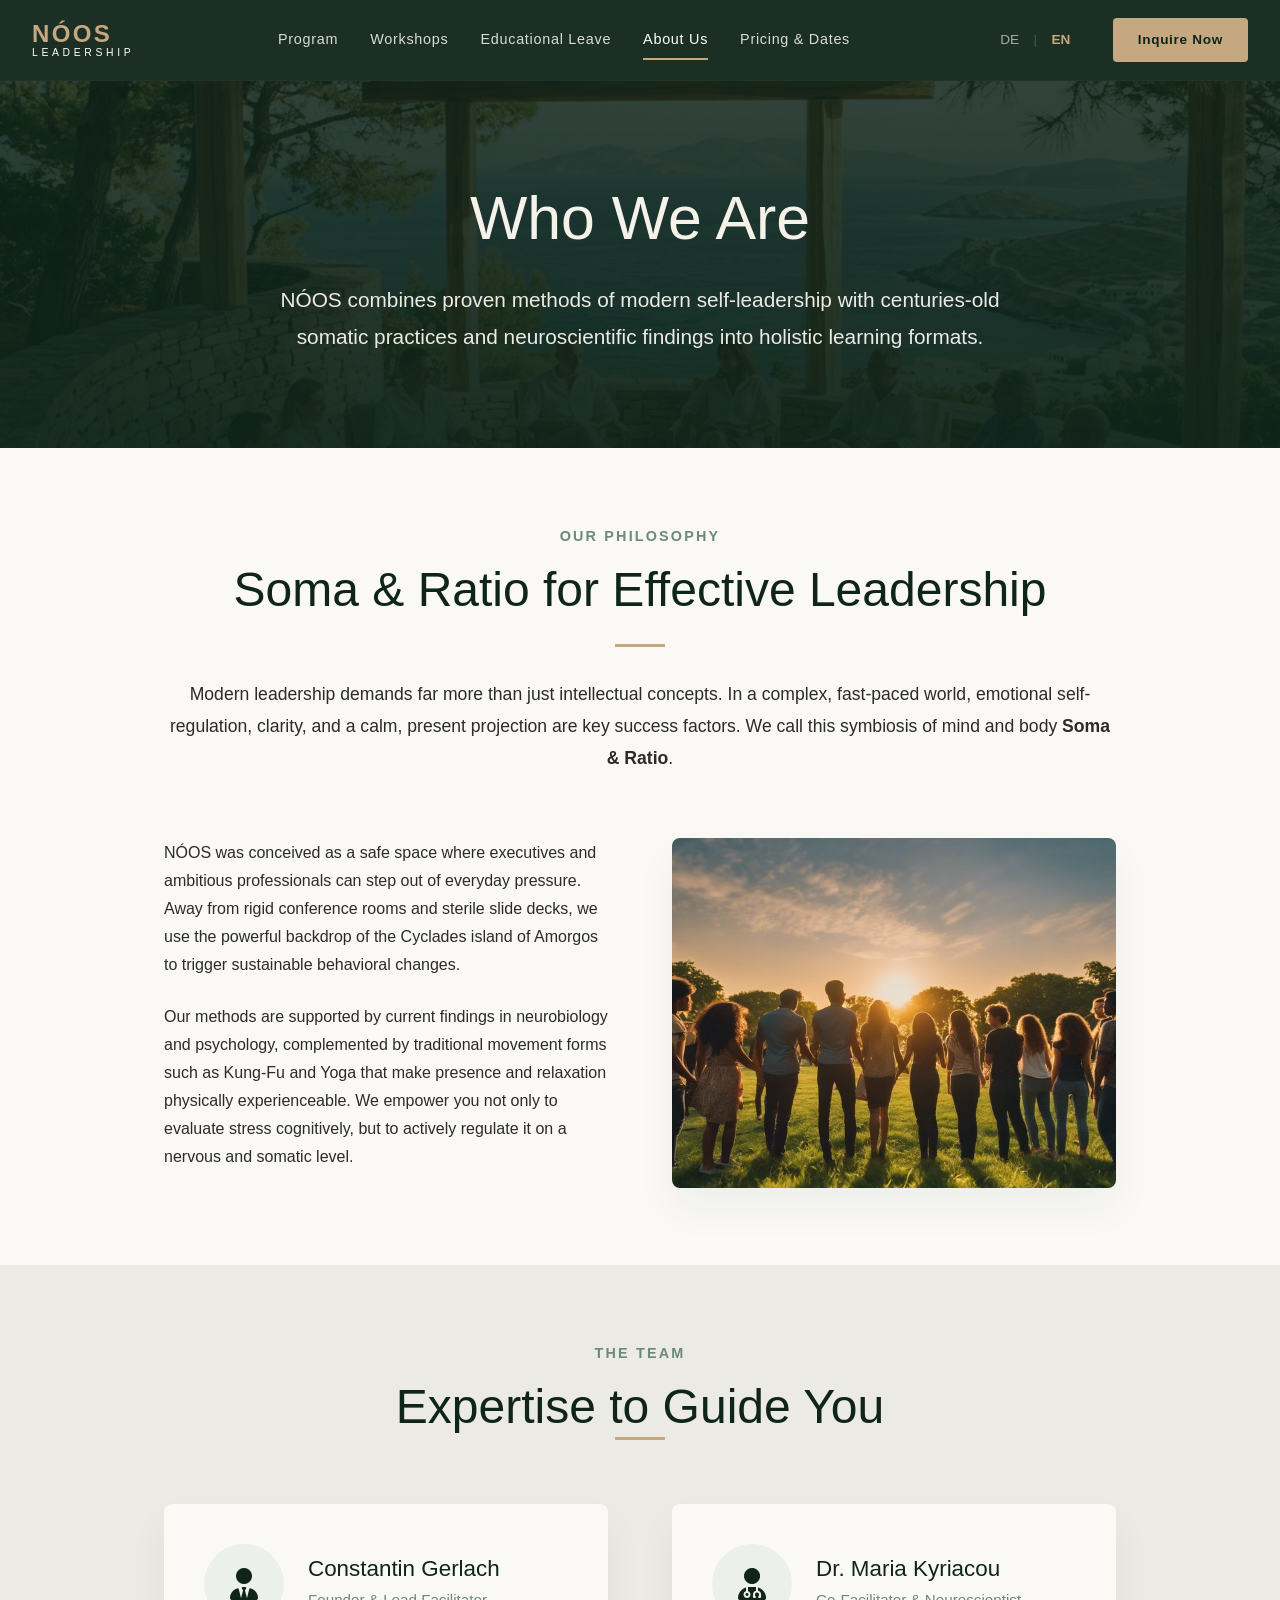
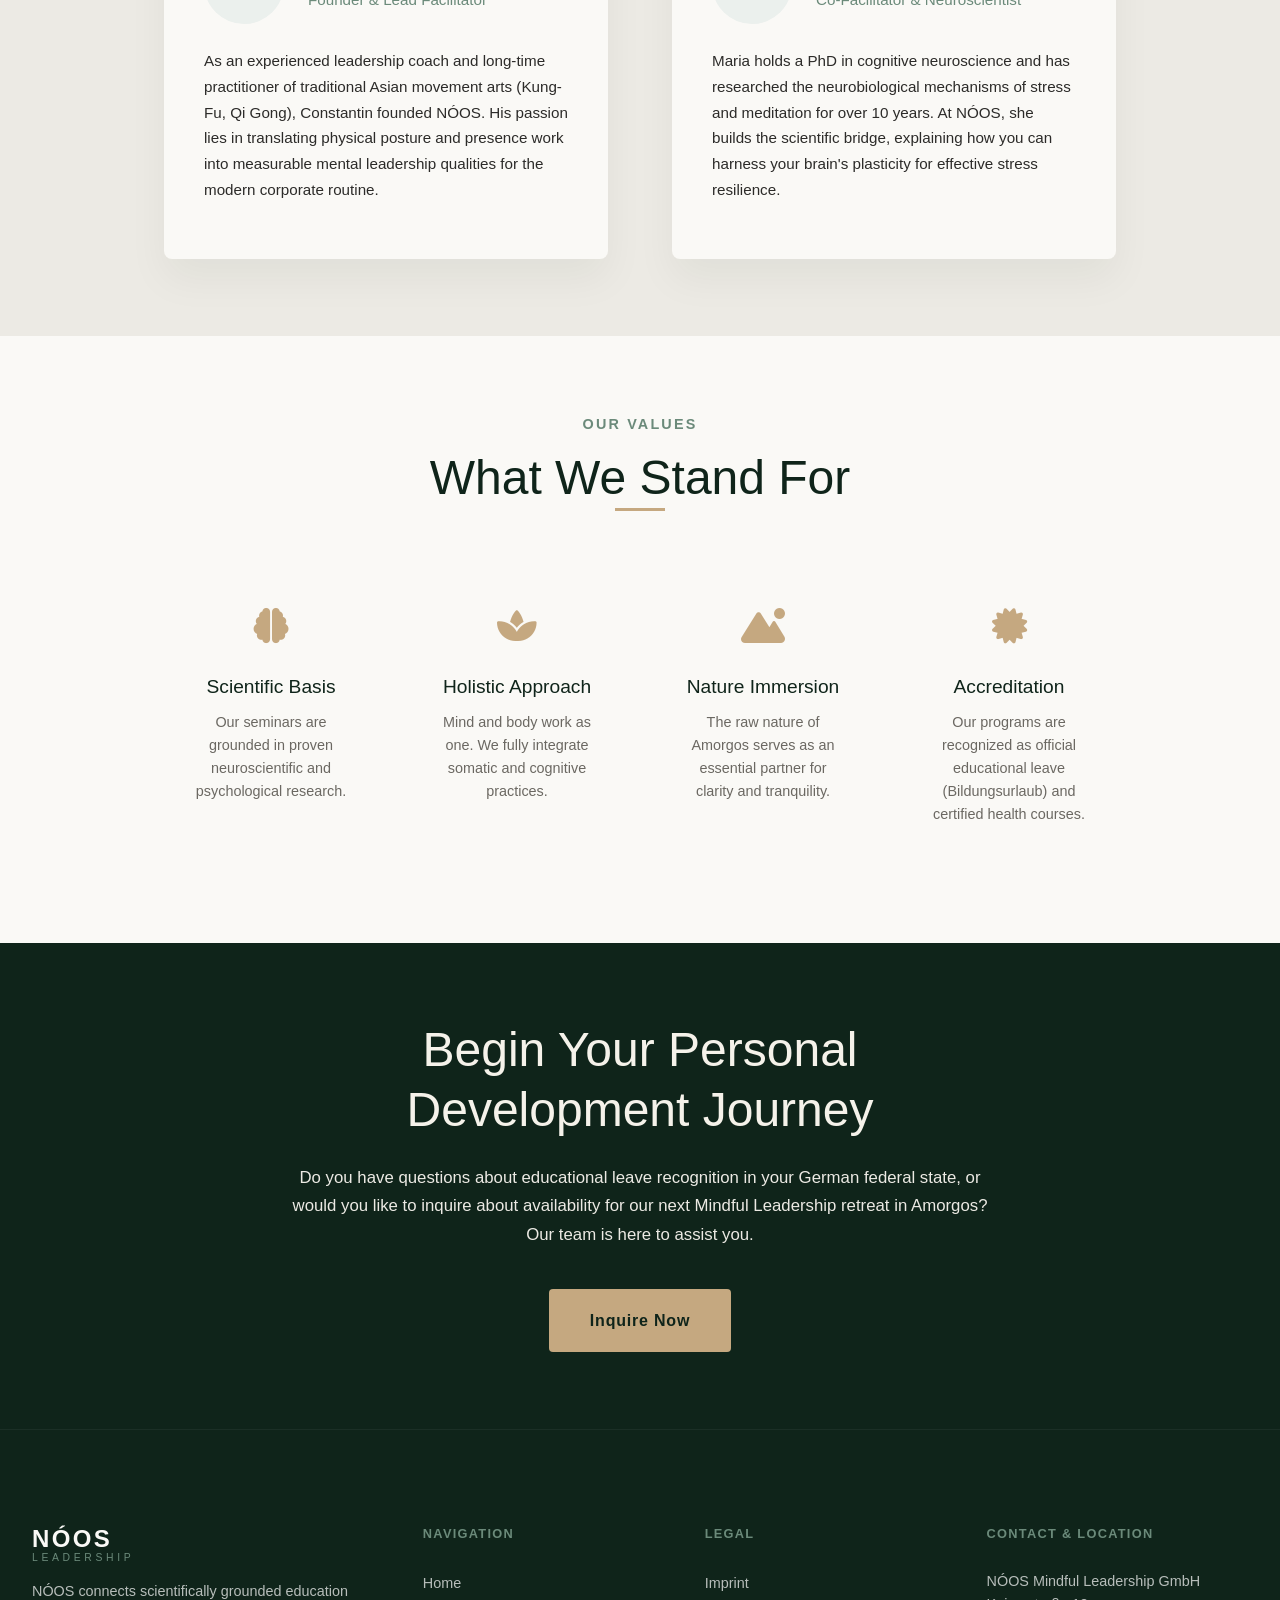
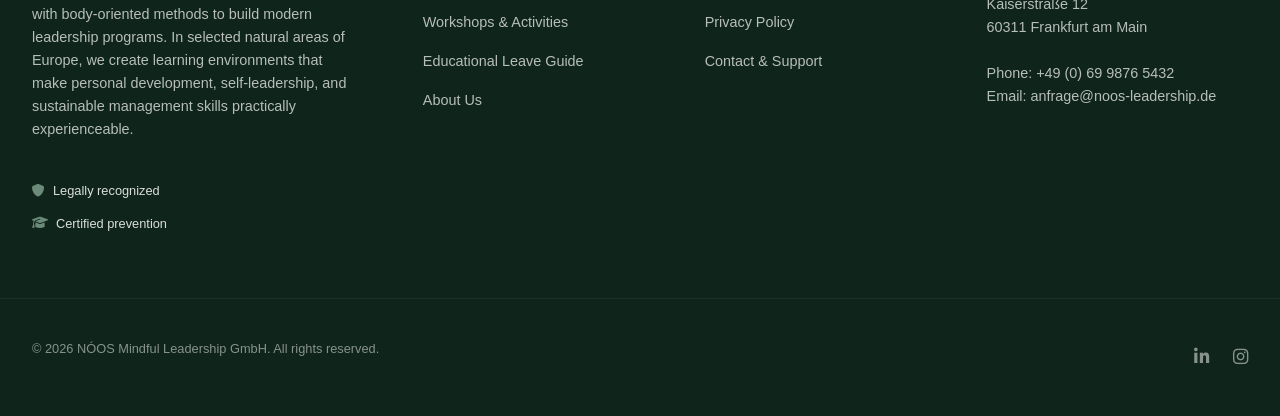
<file: about-us.html>
<!DOCTYPE html>
<html lang="en">

<head>
    <meta charset="UTF-8">
    <meta name="viewport" content="width=device-width, initial-scale=1.0">
    <title>About Us – NÓOS Mindful Leadership & Personal Development</title>
    <meta name="description"
        content="Meet the team behind NÓOS. Learn about our vision of combining cognitive leadership methods with somatic practices on the island of Amorgos.">

    <!-- FontAwesome for Premium Icons -->
    <link rel="stylesheet" href="https://cdnjs.cloudflare.com/ajax/libs/font-awesome/6.4.0/css/all.min.css">

    <!-- Custom CSS -->
    <link rel="stylesheet" href="css/style.css">

    <!-- Favicon -->
    <link rel="icon" type="image/png" sizes="16x16" href="assets/favicon-16x16.png">
    <link rel="icon" type="image/png" sizes="32x32" href="assets/favicon-32x32.png">
    <link rel="icon" type="image/png" sizes="48x48" href="assets/favicon-48x48.png">
    <link rel="apple-touch-icon" sizes="180x180" href="assets/apple-touch-icon.png">
    <style>
        .subpage-fade-in {
            animation: pageFadeIn 0.8s cubic-bezier(0.16, 1, 0.3, 1) forwards;
        }
    </style>
</head>

<body>

    <!-- Sticky Glassmorphic Header -->
    <header class="site-header">
        <div class="header-container">
            <a href="index-en.html#home" class="logo" id="header-logo">
                <span class="logo-accent">NÓOS</span>
                <span class="logo-sub">LEADERSHIP</span>
            </a>

            <!-- Mobile Menu Toggle Button -->
            <button class="mobile-nav-toggle" aria-label="Open menu" id="mobile-toggle">
                <span class="bar"></span>
                <span class="bar"></span>
                <span class="bar"></span>
            </button>

            <!-- Navigation Bar -->
            <nav class="main-navigation" id="main-nav">
                <ul class="nav-list">
                    <!-- Nav items link back to home sections on main page -->
                    <li class="nav-item">
                        <a href="index-en.html#programm" class="nav-link">Program</a>
                    </li>
                    <li class="nav-item">
                        <a href="index-en.html#workshops" class="nav-link">Workshops</a>
                    </li>
                    <li class="nav-item">
                        <a href="index-en.html#bildungsurlaub" class="nav-link">Educational Leave</a>
                    </li>
                    <li class="nav-item">
                        <a href="about-us.html" class="nav-link active">About Us</a>
                    </li>
                    <li class="nav-item">
                        <a href="index-en.html#preise" class="nav-link">Pricing &amp; Dates</a>
                    </li>
                </ul>
                <!-- Mobile Language Switcher (visible only on mobile viewports) -->
                <div class="language-switcher">
                    <a href="ueber-uns.html" class="lang-btn" id="lang-de-mobile">DE</a>
                    <span class="lang-separator">|</span>
                    <a href="about-us.html" class="lang-btn active" id="lang-en-mobile">EN</a>
                </div>
                <!-- Mobile CTA Button (visible only in mobile menu) -->
                <div class="mobile-menu-cta">
                    <a href="index-en.html#kontakt#inquiry-wizard-container" class="btn btn-primary btn-gold w-full"
                        style="display: block; text-align: center; padding: 0.85rem 2rem;">Inquire Now</a>
                </div>
            </nav>

            <!-- Sticky CTA buttons -->
            <div class="header-ctas">
                <div class="language-switcher">
                    <a href="ueber-uns.html" class="lang-btn" id="lang-de">DE</a>
                    <span class="lang-separator">|</span>
                    <a href="about-us.html" class="lang-btn active" id="lang-en">EN</a>
                </div>
                <a href="index-en.html#kontakt#inquiry-wizard-container" class="btn btn-primary"
                    id="cta-header-pri">Inquire Now</a>
            </div>
        </div>
    </header>

    <main class="subpage-fade-in" style="margin-top: 80px;">
        <!-- Subpage Hero -->
        <div class="subpage-hero"
            style="background-image: linear-gradient(to bottom, rgba(15, 36, 26, 0.85), rgba(15, 36, 26, 0.95)), url('assets/leadership_reflection.png'); padding: clamp(4rem, 6vw, 7rem) 0; background-position: center; background-size: cover; text-align: center; color: var(--color-white);">
            <div class="container" style="max-width: 800px; margin: 0 auto;">
                <h1 style="color: var(--color-sand); margin-bottom: 1.5rem;">Who We Are</h1>
                <p class="lead"
                    style="color: var(--color-cream); font-size: clamp(1.1rem, 2vw, 1.3rem); line-height: 1.8;">
                    NÓOS combines proven methods of modern self-leadership with centuries-old somatic practices and
                    neuroscientific findings into holistic learning formats.
                </p>
            </div>
        </div>

        <!-- Vision Section -->
        <section class="section-padding bg-light-cream" style="padding: clamp(4rem, 6vw, 6rem) 0;">
            <div class="container" style="max-width: 1000px; margin: 0 auto; padding: 0 1.5rem;">
                <div style="text-align: center; margin-bottom: 4rem;">
                    <span class="text-sage"
                        style="text-transform: uppercase; letter-spacing: 0.15em; font-size: 0.9rem; font-weight: 600; display: block; margin-bottom: 0.75rem;">Our
                        Philosophy</span>
                    <h2 style="margin-bottom: 1.5rem;">Soma & Ratio for Effective Leadership</h2>
                    <div style="width: 50px; height: 3px; background-color: var(--color-bronze); margin: 0 auto 2rem;">
                    </div>
                    <p
                        style="font-size: 1.1rem; color: var(--color-text-dark); max-w-lg; margin: 0 auto; line-height: 1.8;">
                        Modern leadership demands far more than just intellectual concepts. In a complex, fast-paced
                        world, emotional self-regulation, clarity, and a calm, present projection are key success
                        factors. We call this symbiosis of mind and body <strong>Soma & Ratio</strong>.
                    </p>
                </div>

                <div class="grid-2 gap-lg" style="align-items: center;">
                    <div>
                        <p style="margin-bottom: 1.5rem; line-height: 1.75;">
                            NÓOS was conceived as a safe space where executives and ambitious professionals can step out
                            of everyday pressure. Away from rigid conference rooms and sterile slide decks, we use the
                            powerful backdrop of the Cyclades island of Amorgos to trigger sustainable behavioral
                            changes.
                        </p>
                        <p style="line-height: 1.75;">
                            Our methods are supported by current findings in neurobiology and psychology, complemented
                            by traditional movement forms such as Kung-Fu and Yoga that make presence and relaxation
                            physically experienceable. We empower you not only to evaluate stress cognitively, but to
                            actively regulate it on a nervous and somatic level.
                        </p>
                    </div>
                    <div style="position: relative;">
                        <img src="assets/leadership 2.png" alt="Yoga on cliffs"
                            style="border-radius: 8px; box-shadow: var(--shadow-premium); width: 100%; object-fit: cover; max-height: 350px;">
                    </div>
                </div>
            </div>
        </section>

        <!-- Team Section -->
        <section class="section-padding bg-cream" style="padding: clamp(4rem, 6vw, 6rem) 0;">
            <div class="container" style="max-width: 1000px; margin: 0 auto; padding: 0 1.5rem;">
                <div style="text-align: center; margin-bottom: 4rem;">
                    <span class="text-sage"
                        style="text-transform: uppercase; letter-spacing: 0.15em; font-size: 0.9rem; font-weight: 600; display: block; margin-bottom: 0.75rem;">The
                        Team</span>
                    <h2>Expertise to Guide You</h2>
                    <div style="width: 50px; height: 3px; background-color: var(--color-bronze); margin: 0 auto 2rem;">
                    </div>
                </div>

                <div class="grid-2 gap-lg">
                    <!-- Trainer 1 -->
                    <div
                        style="background-color: var(--color-light-cream); border-radius: 8px; padding: 2.5rem; box-shadow: var(--shadow-premium); display: flex; flex-direction: column; height: 100%;">
                        <div style="display: flex; align-items: center; margin-bottom: 1.5rem;">
                            <div
                                style="width: 80px; height: 80px; border-radius: 50%; background-color: var(--color-sage-light); display: flex; align-items: center; justify-content: center; margin-right: 1.5rem; font-size: 2rem; color: var(--color-dark-green);">
                                <i class="fa-solid fa-user-tie"></i>
                            </div>
                            <div>
                                <h3 style="font-size: 1.4rem; margin-bottom: 0.25rem;">Constantin Gerlach</h3>
                                <span class="text-sage" style="font-size: 0.95rem; font-weight: 500;">Founder & Lead
                                    Facilitator</span>
                            </div>
                        </div>
                        <p style="font-size: 0.95rem; line-height: 1.7; flex-grow: 1;">
                            As an experienced leadership coach and long-time practitioner of traditional Asian movement
                            arts (Kung-Fu, Qi Gong), Constantin founded NÓOS. His passion lies in translating physical
                            posture and presence work into measurable mental leadership qualities for the modern
                            corporate routine.
                        </p>
                    </div>

                    <!-- Trainer 2 -->
                    <div
                        style="background-color: var(--color-light-cream); border-radius: 8px; padding: 2.5rem; box-shadow: var(--shadow-premium); display: flex; flex-direction: column; height: 100%;">
                        <div style="display: flex; align-items: center; margin-bottom: 1.5rem;">
                            <div
                                style="width: 80px; height: 80px; border-radius: 50%; background-color: var(--color-sage-light); display: flex; align-items: center; justify-content: center; margin-right: 1.5rem; font-size: 2rem; color: var(--color-dark-green);">
                                <i class="fa-solid fa-user-doctor"></i>
                            </div>
                            <div>
                                <h3 style="font-size: 1.4rem; margin-bottom: 0.25rem;">Dr. Maria Kyriacou</h3>
                                <span class="text-sage" style="font-size: 0.95rem; font-weight: 500;">Co-Facilitator &
                                    Neuroscientist</span>
                            </div>
                        </div>
                        <p style="font-size: 0.95rem; line-height: 1.7; flex-grow: 1;">
                            Maria holds a PhD in cognitive neuroscience and has researched the neurobiological
                            mechanisms of stress and meditation for over 10 years. At NÓOS, she builds the scientific
                            bridge, explaining how you can harness your brain's plasticity for effective stress
                            resilience.
                        </p>
                    </div>
                </div>
            </div>
        </section>

        <!-- Our Values Section -->
        <section class="section-padding bg-light-cream" style="padding: clamp(4rem, 6vw, 6rem) 0;">
            <div class="container" style="max-width: 1000px; margin: 0 auto; padding: 0 1.5rem;">
                <div style="text-align: center; margin-bottom: 4rem;">
                    <span class="text-sage"
                        style="text-transform: uppercase; letter-spacing: 0.15em; font-size: 0.9rem; font-weight: 600; display: block; margin-bottom: 0.75rem;">Our
                        Values</span>
                    <h2>What We Stand For</h2>
                    <div style="width: 50px; height: 3px; background-color: var(--color-bronze); margin: 0 auto 2rem;">
                    </div>
                </div>

                <div class="grid-4">
                    <!-- Value 1 -->
                    <div style="text-align: center; padding: 1.5rem;">
                        <div style="font-size: 2.2rem; color: var(--color-bronze); margin-bottom: 1.25rem;">
                            <i class="fa-solid fa-brain"></i>
                        </div>
                        <h4 style="margin-bottom: 0.75rem; font-size: 1.2rem;">Scientific Basis</h4>
                        <p style="font-size: 0.9rem; color: var(--color-text-muted); line-height: 1.6;">
                            Our seminars are grounded in proven neuroscientific and psychological research.
                        </p>
                    </div>

                    <!-- Value 2 -->
                    <div style="text-align: center; padding: 1.5rem;">
                        <div style="font-size: 2.2rem; color: var(--color-bronze); margin-bottom: 1.25rem;">
                            <i class="fa-solid fa-spa"></i>
                        </div>
                        <h4 style="margin-bottom: 0.75rem; font-size: 1.2rem;">Holistic Approach</h4>
                        <p style="font-size: 0.9rem; color: var(--color-text-muted); line-height: 1.6;">
                            Mind and body work as one. We fully integrate somatic and cognitive practices.
                        </p>
                    </div>

                    <!-- Value 3 -->
                    <div style="text-align: center; padding: 1.5rem;">
                        <div style="font-size: 2.2rem; color: var(--color-bronze); margin-bottom: 1.25rem;">
                            <i class="fa-solid fa-mountain-sun"></i>
                        </div>
                        <h4 style="margin-bottom: 0.75rem; font-size: 1.2rem;">Nature Immersion</h4>
                        <p style="font-size: 0.9rem; color: var(--color-text-muted); line-height: 1.6;">
                            The raw nature of Amorgos serves as an essential partner for clarity and tranquility.
                        </p>
                    </div>

                    <!-- Value 4 -->
                    <div style="text-align: center; padding: 1.5rem;">
                        <div style="font-size: 2.2rem; color: var(--color-bronze); margin-bottom: 1.25rem;">
                            <i class="fa-solid fa-certificate"></i>
                        </div>
                        <h4 style="margin-bottom: 0.75rem; font-size: 1.2rem;">Accreditation</h4>
                        <p style="font-size: 0.9rem; color: var(--color-text-muted); line-height: 1.6;">
                            Our programs are recognized as official educational leave (Bildungsurlaub) and certified
                            health courses.
                        </p>
                    </div>
                </div>
            </div>
        </section>

        <!-- CTA Section -->
        <section class="section-padding bg-dark-green text-light"
            style="padding: clamp(4rem, 6vw, 6rem) 0; text-align: center;">
            <div class="container" style="max-width: 750px; margin: 0 auto; padding: 0 1.5rem;">
                <h2 style="color: var(--color-sand); margin-bottom: 1.5rem;">Begin Your Personal Development Journey
                </h2>
                <p style="color: var(--color-cream); margin-bottom: 2.5rem; font-size: 1.05rem; line-height: 1.7;">
                    Do you have questions about educational leave recognition in your German federal state, or would you
                    like to inquire about availability for our next Mindful Leadership retreat in Amorgos? Our team is
                    here to assist you.
                </p>
                <a href="index-en.html#kontakt#inquiry-wizard-container"
                    class="btn btn-primary btn-gold btn-large">Inquire Now</a>
            </div>
        </section>
    </main>

    <!-- Premium Footer -->
    <footer class="site-footer bg-dark-green text-light">
        <div class="container footer-grid">
            <div class="footer-brand">
                <a href="index-en.html#home" class="logo text-light">
                    <span class="logo-accent text-light">NÓOS</span>
                    <span class="logo-sub text-sage">LEADERSHIP</span>
                </a>
                <p class="mt-3 text-cream-muted" style="font-size: 0.9rem; line-height: 1.6;">NÓOS connects
                    scientifically grounded education with body-oriented methods to build modern
                    leadership programs. In selected natural areas of Europe, we create learning environments that make
                    personal
                    development, self-leadership, and sustainable management skills practically experienceable.</p>
                <div class="footer-badges mt-4">
                    <span class="f-badge"><i class="fa-solid fa-shield text-sage"></i> Legally recognized</span>
                    <span class="f-badge"><i class="fa-solid fa-graduation-cap text-sage"></i> Certified
                        prevention</span>
                </div>
            </div>

            <div class="footer-links-col">
                <h4>Navigation</h4>
                <ul class="footer-links">
                    <li><a href="index-en.html#home">Home</a></li>
                    <li><a href="index-en.html#workshops">Workshops &amp; Activities</a></li>
                    <li><a href="index-en.html#bildungsurlaub">Educational Leave Guide</a></li>
                    <li><a href="about-us.html">About Us</a></li>
                </ul>
            </div>

            <div class="footer-links-col">
                <h4>Legal</h4>
                <ul class="footer-links">
                    <li><a href="index-en.html#impressum">Imprint</a></li>
                    <li><a href="index-en.html#datenschutz">Privacy Policy</a></li>
                    <li><a href="index-en.html#kontakt">Contact &amp; Support</a></li>
                </ul>
            </div>

            <div class="footer-contact-col">
                <h4>Contact &amp; Location</h4>
                <p class="text-cream-muted" style="font-size: 0.9rem; line-height: 1.6;">
                    NÓOS Mindful Leadership GmbH<br>
                    Kaiserstraße 12<br>
                    60311 Frankfurt am Main<br><br>
                    Phone: +49 (0) 69 9876 5432<br>
                    Email: <a href="mailto:info@webtech-agentur.de"
                        style="color: inherit; text-decoration: none;">anfrage@noos-leadership.de</a>
                </p>
            </div>
        </div>

        <div class="footer-bottom">
            <div class="container footer-bottom-flex">
                <p>&copy; 2026 NÓOS Mindful Leadership GmbH. All rights reserved.</p>
                <div class="footer-bottom-social">
                    <a href="https://linkedin.com" target="_blank" aria-label="LinkedIn"><i
                            class="fa-brands fa-linkedin-in"></i></a>
                    <a href="https://instagram.com" target="_blank" aria-label="Instagram"><i
                            class="fa-brands fa-instagram"></i></a>
                </div>
            </div>
        </div>
    </footer>

    <!-- Custom App JS -->
    <script src="js/app.js"></script>
</body>

</html>
</file>
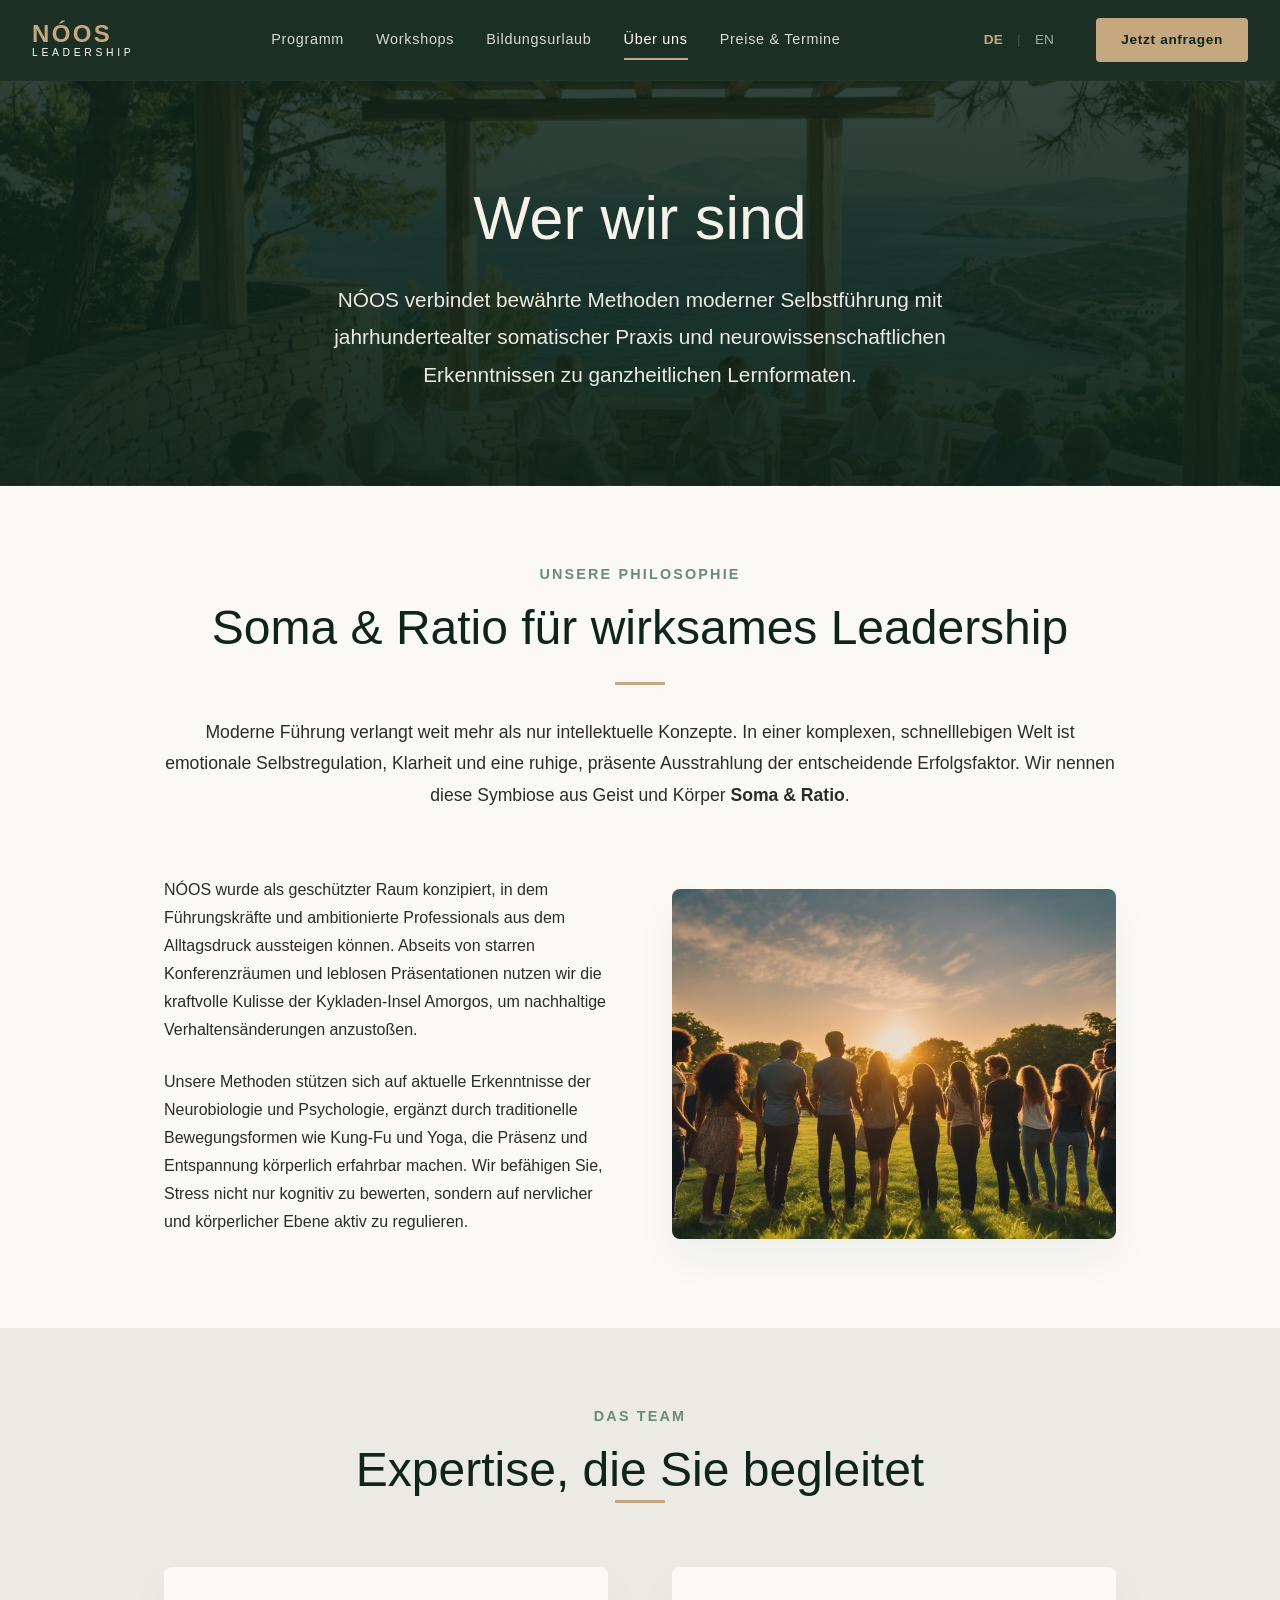
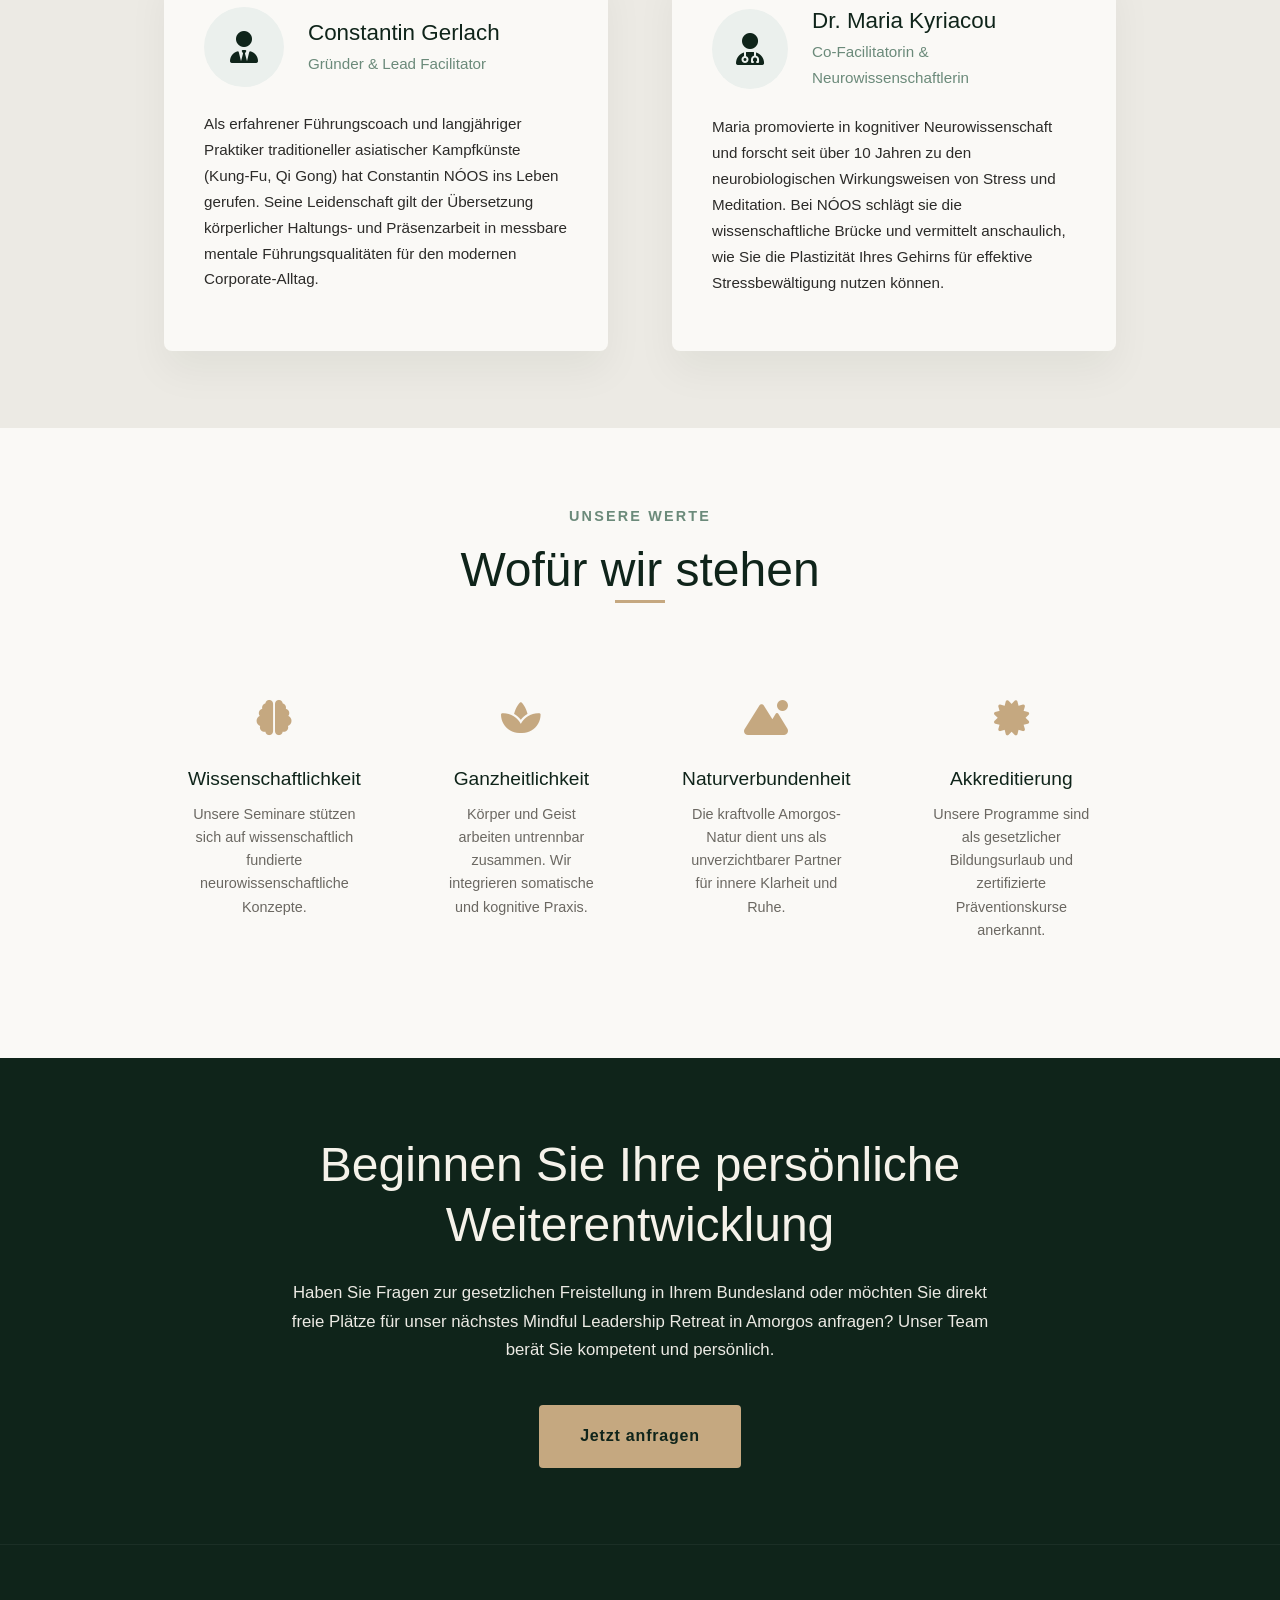
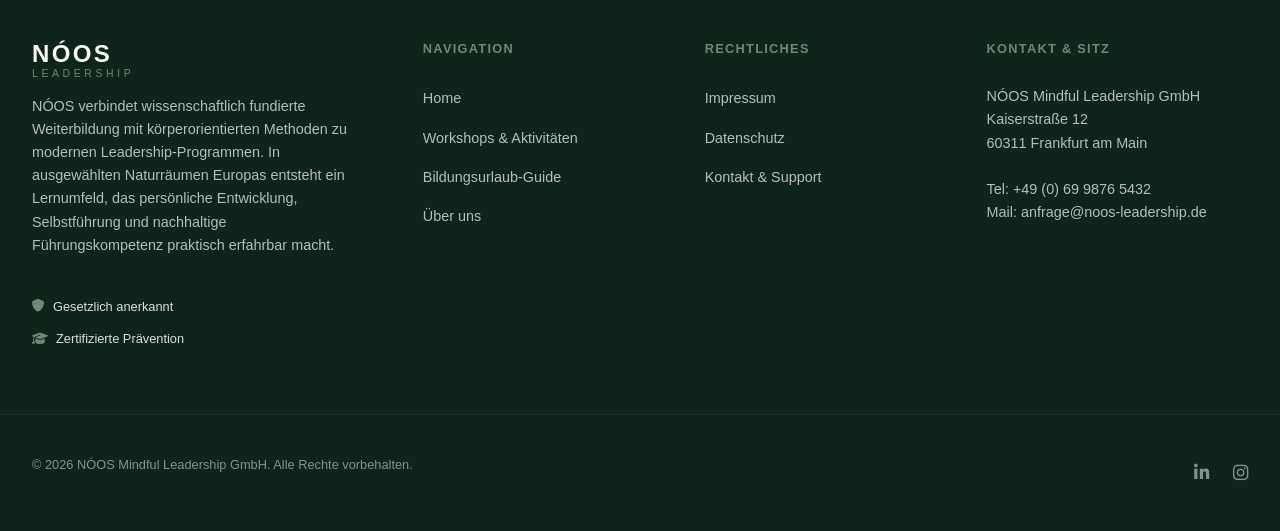
<file: ueber-uns.html>
<!DOCTYPE html>
<html lang="de">

<head>
    <meta charset="UTF-8">
    <meta name="viewport" content="width=device-width, initial-scale=1.0">
    <title>Über uns – NÓOS Mindful Leadership & Persönlichkeitsentwicklung</title>
    <meta name="description"
        content="Lernen Sie das Team hinter NÓOS kennen. Erfahren Sie mehr über unsere Vision, kognitive Leadership-Methoden mit somatischer Praxis auf der Insel Amorgos zu verbinden.">

    <!-- FontAwesome for Premium Icons -->
    <link rel="stylesheet" href="https://cdnjs.cloudflare.com/ajax/libs/font-awesome/6.4.0/css/all.min.css">

    <!-- Custom CSS -->
    <link rel="stylesheet" href="css/style.css">

    <!-- Favicon -->
    <link rel="icon" type="image/png" sizes="16x16" href="assets/favicon-16x16.png">
    <link rel="icon" type="image/png" sizes="32x32" href="assets/favicon-32x32.png">
    <link rel="icon" type="image/png" sizes="48x48" href="assets/favicon-48x48.png">
    <link rel="apple-touch-icon" sizes="180x180" href="assets/apple-touch-icon.png">
    <style>
        .subpage-fade-in {
            animation: pageFadeIn 0.8s cubic-bezier(0.16, 1, 0.3, 1) forwards;
        }
    </style>
</head>

<body>

    <!-- Sticky Glassmorphic Header -->
    <header class="site-header">
        <div class="header-container">
            <a href="index.html#home" class="logo" id="header-logo">
                <span class="logo-accent">NÓOS</span>
                <span class="logo-sub">LEADERSHIP</span>
            </a>

            <!-- Mobile Menu Toggle Button -->
            <button class="mobile-nav-toggle" aria-label="Menü öffnen" id="mobile-toggle">
                <span class="bar"></span>
                <span class="bar"></span>
                <span class="bar"></span>
            </button>

            <!-- Navigation Bar -->
            <nav class="main-navigation" id="main-nav">
                <ul class="nav-list">
                    <!-- Nav items link back to home sections on main page -->
                    <li class="nav-item">
                        <a href="index.html#programm" class="nav-link">Programm</a>
                    </li>
                    <li class="nav-item">
                        <a href="index.html#workshops" class="nav-link">Workshops</a>
                    </li>
                    <li class="nav-item">
                        <a href="index.html#bildungsurlaub" class="nav-link">Bildungsurlaub</a>
                    </li>
                    <li class="nav-item">
                        <a href="ueber-uns.html" class="nav-link active">Über uns</a>
                    </li>
                    <li class="nav-item">
                        <a href="index.html#preise" class="nav-link">Preise &amp; Termine</a>
                    </li>
                </ul>
                <!-- Mobile Language Switcher (visible only on mobile viewports) -->
                <div class="language-switcher">
                    <a href="ueber-uns.html" class="lang-btn active" id="lang-de-mobile">DE</a>
                    <span class="lang-separator">|</span>
                    <a href="about-us.html" class="lang-btn" id="lang-en-mobile">EN</a>
                </div>
                <!-- Mobile CTA Button (visible only in mobile menu) -->
                <div class="mobile-menu-cta">
                    <a href="index.html#kontakt#inquiry-wizard-container" class="btn btn-primary btn-gold w-full"
                        style="display: block; text-align: center; padding: 0.85rem 2rem;">Jetzt anfragen</a>
                </div>
            </nav>

            <!-- Sticky CTA buttons -->
            <div class="header-ctas">
                <div class="language-switcher">
                    <a href="ueber-uns.html" class="lang-btn active" id="lang-de">DE</a>
                    <span class="lang-separator">|</span>
                    <a href="about-us.html" class="lang-btn" id="lang-en">EN</a>
                </div>
                <a href="index.html#kontakt#inquiry-wizard-container" class="btn btn-primary" id="cta-header-pri">Jetzt
                    anfragen</a>
            </div>
        </div>
    </header>

    <main class="subpage-fade-in" style="margin-top: 80px;">
        <!-- Subpage Hero -->
        <div class="subpage-hero"
            style="background-image: linear-gradient(to bottom, rgba(15, 36, 26, 0.85), rgba(15, 36, 26, 0.95)), url('assets/leadership_reflection.png'); padding: clamp(4rem, 6vw, 7rem) 0; background-position: center; background-size: cover; text-align: center; color: var(--color-white);">
            <div class="container" style="max-width: 800px; margin: 0 auto;">
                <h1 style="color: var(--color-sand); margin-bottom: 1.5rem;">Wer wir sind</h1>
                <p class="lead"
                    style="color: var(--color-cream); font-size: clamp(1.1rem, 2vw, 1.3rem); line-height: 1.8;">
                    NÓOS verbindet bewährte Methoden moderner Selbstführung mit jahrhundertealter somatischer Praxis und
                    neurowissenschaftlichen Erkenntnissen zu ganzheitlichen Lernformaten.
                </p>
            </div>
        </div>

        <!-- Vision Section -->
        <section class="section-padding bg-light-cream" style="padding: clamp(4rem, 6vw, 6rem) 0;">
            <div class="container" style="max-width: 1000px; margin: 0 auto; padding: 0 1.5rem;">
                <div style="text-align: center; margin-bottom: 4rem;">
                    <span class="text-sage"
                        style="text-transform: uppercase; letter-spacing: 0.15em; font-size: 0.9rem; font-weight: 600; display: block; margin-bottom: 0.75rem;">Unsere
                        Philosophie</span>
                    <h2 style="margin-bottom: 1.5rem;">Soma & Ratio für wirksames Leadership</h2>
                    <div style="width: 50px; height: 3px; background-color: var(--color-bronze); margin: 0 auto 2rem;">
                    </div>
                    <p
                        style="font-size: 1.1rem; color: var(--color-text-dark); max-w-lg; margin: 0 auto; line-height: 1.8;">
                        Moderne Führung verlangt weit mehr als nur intellektuelle Konzepte. In einer komplexen,
                        schnelllebigen Welt ist emotionale Selbstregulation, Klarheit und eine ruhige, präsente
                        Ausstrahlung der entscheidende Erfolgsfaktor. Wir nennen diese Symbiose aus Geist und Körper
                        <strong>Soma & Ratio</strong>.
                    </p>
                </div>

                <div class="grid-2 gap-lg" style="align-items: center;">
                    <div>
                        <p style="margin-bottom: 1.5rem; line-height: 1.75;">
                            NÓOS wurde als geschützter Raum konzipiert, in dem Führungskräfte und ambitionierte
                            Professionals aus dem Alltagsdruck aussteigen können. Abseits von starren Konferenzräumen
                            und leblosen Präsentationen nutzen wir die kraftvolle Kulisse der Kykladen-Insel Amorgos, um
                            nachhaltige Verhaltensänderungen anzustoßen.
                        </p>
                        <p style="line-height: 1.75;">
                            Unsere Methoden stützen sich auf aktuelle Erkenntnisse der Neurobiologie und Psychologie,
                            ergänzt durch traditionelle Bewegungsformen wie Kung-Fu und Yoga, die Präsenz und
                            Entspannung körperlich erfahrbar machen. Wir befähigen Sie, Stress nicht nur kognitiv zu
                            bewerten, sondern auf nervlicher und körperlicher Ebene aktiv zu regulieren.
                        </p>
                    </div>
                    <div style="position: relative;">
                        <img src="assets/leadership 2.png" alt="Yoga on cliffs"
                            style="border-radius: 8px; box-shadow: var(--shadow-premium); width: 100%; object-fit: cover; max-height: 350px;">
                    </div>
                </div>
            </div>
        </section>

        <!-- Team Section -->
        <section class="section-padding bg-cream" style="padding: clamp(4rem, 6vw, 6rem) 0;">
            <div class="container" style="max-width: 1000px; margin: 0 auto; padding: 0 1.5rem;">
                <div style="text-align: center; margin-bottom: 4rem;">
                    <span class="text-sage"
                        style="text-transform: uppercase; letter-spacing: 0.15em; font-size: 0.9rem; font-weight: 600; display: block; margin-bottom: 0.75rem;">Das
                        Team</span>
                    <h2>Expertise, die Sie begleitet</h2>
                    <div style="width: 50px; height: 3px; background-color: var(--color-bronze); margin: 0 auto 2rem;">
                    </div>
                </div>

                <div class="grid-2 gap-lg">
                    <!-- Trainer 1 -->
                    <div
                        style="background-color: var(--color-light-cream); border-radius: 8px; padding: 2.5rem; box-shadow: var(--shadow-premium); display: flex; flex-direction: column; height: 100%;">
                        <div style="display: flex; align-items: center; margin-bottom: 1.5rem;">
                            <div
                                style="width: 80px; height: 80px; border-radius: 50%; background-color: var(--color-sage-light); display: flex; align-items: center; justify-content: center; margin-right: 1.5rem; font-size: 2rem; color: var(--color-dark-green);">
                                <i class="fa-solid fa-user-tie"></i>
                            </div>
                            <div>
                                <h3 style="font-size: 1.4rem; margin-bottom: 0.25rem;">Constantin Gerlach</h3>
                                <span class="text-sage" style="font-size: 0.95rem; font-weight: 500;">Gründer & Lead
                                    Facilitator</span>
                            </div>
                        </div>
                        <p style="font-size: 0.95rem; line-height: 1.7; flex-grow: 1;">
                            Als erfahrener Führungscoach und langjähriger Praktiker traditioneller asiatischer
                            Kampfkünste (Kung-Fu, Qi Gong) hat Constantin NÓOS ins Leben gerufen. Seine Leidenschaft
                            gilt der Übersetzung körperlicher Haltungs- und Präsenzarbeit in messbare mentale
                            Führungsqualitäten für den modernen Corporate-Alltag.
                        </p>
                    </div>

                    <!-- Trainer 2 -->
                    <div
                        style="background-color: var(--color-light-cream); border-radius: 8px; padding: 2.5rem; box-shadow: var(--shadow-premium); display: flex; flex-direction: column; height: 100%;">
                        <div style="display: flex; align-items: center; margin-bottom: 1.5rem;">
                            <div
                                style="width: 80px; height: 80px; border-radius: 50%; background-color: var(--color-sage-light); display: flex; align-items: center; justify-content: center; margin-right: 1.5rem; font-size: 2rem; color: var(--color-dark-green);">
                                <i class="fa-solid fa-user-doctor"></i>
                            </div>
                            <div>
                                <h3 style="font-size: 1.4rem; margin-bottom: 0.25rem;">Dr. Maria Kyriacou</h3>
                                <span class="text-sage" style="font-size: 0.95rem; font-weight: 500;">Co-Facilitatorin &
                                    Neurowissenschaftlerin</span>
                            </div>
                        </div>
                        <p style="font-size: 0.95rem; line-height: 1.7; flex-grow: 1;">
                            Maria promovierte in kognitiver Neurowissenschaft und forscht seit über 10 Jahren zu den
                            neurobiologischen Wirkungsweisen von Stress und Meditation. Bei NÓOS schlägt sie die
                            wissenschaftliche Brücke und vermittelt anschaulich, wie Sie die Plastizität Ihres Gehirns
                            für effektive Stressbewältigung nutzen können.
                        </p>
                    </div>
                </div>
            </div>
        </section>

        <!-- Our Values Section -->
        <section class="section-padding bg-light-cream" style="padding: clamp(4rem, 6vw, 6rem) 0;">
            <div class="container" style="max-width: 1000px; margin: 0 auto; padding: 0 1.5rem;">
                <div style="text-align: center; margin-bottom: 4rem;">
                    <span class="text-sage"
                        style="text-transform: uppercase; letter-spacing: 0.15em; font-size: 0.9rem; font-weight: 600; display: block; margin-bottom: 0.75rem;">Unsere
                        Werte</span>
                    <h2>Wofür wir stehen</h2>
                    <div style="width: 50px; height: 3px; background-color: var(--color-bronze); margin: 0 auto 2rem;">
                    </div>
                </div>

                <div class="grid-4">
                    <!-- Value 1 -->
                    <div style="text-align: center; padding: 1.5rem;">
                        <div style="font-size: 2.2rem; color: var(--color-bronze); margin-bottom: 1.25rem;">
                            <i class="fa-solid fa-brain"></i>
                        </div>
                        <h4 style="margin-bottom: 0.75rem; font-size: 1.2rem;">Wissenschaftlichkeit</h4>
                        <p style="font-size: 0.9rem; color: var(--color-text-muted); line-height: 1.6;">
                            Unsere Seminare stützen sich auf wissenschaftlich fundierte neurowissenschaftliche Konzepte.
                        </p>
                    </div>

                    <!-- Value 2 -->
                    <div style="text-align: center; padding: 1.5rem;">
                        <div style="font-size: 2.2rem; color: var(--color-bronze); margin-bottom: 1.25rem;">
                            <i class="fa-solid fa-spa"></i>
                        </div>
                        <h4 style="margin-bottom: 0.75rem; font-size: 1.2rem;">Ganzheitlichkeit</h4>
                        <p style="font-size: 0.9rem; color: var(--color-text-muted); line-height: 1.6;">
                            Körper und Geist arbeiten untrennbar zusammen. Wir integrieren somatische und kognitive
                            Praxis.
                        </p>
                    </div>

                    <!-- Value 3 -->
                    <div style="text-align: center; padding: 1.5rem;">
                        <div style="font-size: 2.2rem; color: var(--color-bronze); margin-bottom: 1.25rem;">
                            <i class="fa-solid fa-mountain-sun"></i>
                        </div>
                        <h4 style="margin-bottom: 0.75rem; font-size: 1.2rem;">Naturverbundenheit</h4>
                        <p style="font-size: 0.9rem; color: var(--color-text-muted); line-height: 1.6;">
                            Die kraftvolle Amorgos-Natur dient uns als unverzichtbarer Partner für innere Klarheit und
                            Ruhe.
                        </p>
                    </div>

                    <!-- Value 4 -->
                    <div style="text-align: center; padding: 1.5rem;">
                        <div style="font-size: 2.2rem; color: var(--color-bronze); margin-bottom: 1.25rem;">
                            <i class="fa-solid fa-certificate"></i>
                        </div>
                        <h4 style="margin-bottom: 0.75rem; font-size: 1.2rem;">Akkreditierung</h4>
                        <p style="font-size: 0.9rem; color: var(--color-text-muted); line-height: 1.6;">
                            Unsere Programme sind als gesetzlicher Bildungsurlaub und zertifizierte Präventionskurse
                            anerkannt.
                        </p>
                    </div>
                </div>
            </div>
        </section>

        <!-- CTA Section -->
        <section class="section-padding bg-dark-green text-light"
            style="padding: clamp(4rem, 6vw, 6rem) 0; text-align: center;">
            <div class="container" style="max-width: 750px; margin: 0 auto; padding: 0 1.5rem;">
                <h2 style="color: var(--color-sand); margin-bottom: 1.5rem;">Beginnen Sie Ihre persönliche
                    Weiterentwicklung</h2>
                <p style="color: var(--color-cream); margin-bottom: 2.5rem; font-size: 1.05rem; line-height: 1.7;">
                    Haben Sie Fragen zur gesetzlichen Freistellung in Ihrem Bundesland oder möchten Sie direkt freie
                    Plätze für unser nächstes Mindful Leadership Retreat in Amorgos anfragen? Unser Team berät Sie
                    kompetent und persönlich.
                </p>
                <a href="index.html#kontakt#inquiry-wizard-container" class="btn btn-primary btn-gold btn-large">Jetzt
                    anfragen</a>
            </div>
        </section>
    </main>

    <!-- Premium Footer -->
    <footer class="site-footer bg-dark-green text-light">
        <div class="container footer-grid">
            <div class="footer-brand">
                <a href="index.html#home" class="logo text-light">
                    <span class="logo-accent text-light">NÓOS</span>
                    <span class="logo-sub text-sage">LEADERSHIP</span>
                </a>
                <p class="mt-3 text-cream-muted" style="font-size: 0.9rem; line-height: 1.6;">NÓOS verbindet
                    wissenschaftlich fundierte Weiterbildung mit körperorientierten Methoden zu modernen
                    Leadership-Programmen. In ausgewählten Naturräumen Europas entsteht ein Lernumfeld, das persönliche
                    Entwicklung, Selbstführung und nachhaltige Führungskompetenz praktisch erfahrbar macht.</p>
                <div class="footer-badges mt-4">
                    <span class="f-badge"><i class="fa-solid fa-shield text-sage"></i> Gesetzlich anerkannt</span>
                    <span class="f-badge"><i class="fa-solid fa-graduation-cap text-sage"></i> Zertifizierte
                        Prävention</span>
                </div>
            </div>

            <div class="footer-links-col">
                <h4>Navigation</h4>
                <ul class="footer-links">
                    <li><a href="index.html#home">Home</a></li>
                    <li><a href="index.html#workshops">Workshops &amp; Aktivitäten</a></li>
                    <li><a href="index.html#bildungsurlaub">Bildungsurlaub-Guide</a></li>
                    <li><a href="ueber-uns.html">Über uns</a></li>
                </ul>
            </div>

            <div class="footer-links-col">
                <h4>Rechtliches</h4>
                <ul class="footer-links">
                    <li><a href="index.html#impressum">Impressum</a></li>
                    <li><a href="index.html#datenschutz">Datenschutz</a></li>
                    <li><a href="index.html#kontakt">Kontakt &amp; Support</a></li>
                </ul>
            </div>

            <div class="footer-contact-col">
                <h4>Kontakt &amp; Sitz</h4>
                <p class="text-cream-muted" style="font-size: 0.9rem; line-height: 1.6;">
                    NÓOS Mindful Leadership GmbH<br>
                    Kaiserstraße 12<br>
                    60311 Frankfurt am Main<br><br>
                    Tel: +49 (0) 69 9876 5432<br>
                    Mail: <a href="mailto:info@webtech-agentur.de"
                        style="color: inherit; text-decoration: none;">anfrage@noos-leadership.de</a>
                </p>
            </div>
        </div>

        <div class="footer-bottom">
            <div class="container footer-bottom-flex">
                <p>&copy; 2026 NÓOS Mindful Leadership GmbH. Alle Rechte vorbehalten.</p>
                <div class="footer-bottom-social">
                    <a href="https://linkedin.com" target="_blank" aria-label="LinkedIn"><i
                            class="fa-brands fa-linkedin-in"></i></a>
                    <a href="https://instagram.com" target="_blank" aria-label="Instagram"><i
                            class="fa-brands fa-instagram"></i></a>
                </div>
            </div>
        </div>
    </footer>

    <!-- Custom App JS -->
    <script src="js/app.js"></script>
</body>

</html>
</file>
<file: css/style.css>
/* ==========================================================================
   NÓOS LEADERSHIP - PREMIUM DESIGN SYSTEM & STYLE SHEET
   ========================================================================== */

/* 1. CSS VARIABLES (DESIGN SYSTEM TOKENS) */
:root {
    /* Color Palette */
    --color-dark-green: #0F241A;
    --color-dark-green-rgb: 15, 36, 26;
    --color-aegean-blue: #1C3D5A;
    --color-sand: #F5F2EA;
    --color-cream: #ECEAE4;
    --color-light-cream: #FAF9F6;
    --color-bronze: #C5A880;
    --color-sage: #6B8A7A;
    --color-sage-light: #EBF0ED;
    --color-text-dark: #2C2B29;
    --color-text-muted: #6B6862;
    --color-white: #FFFFFF;
    
    /* Typography */
    --font-primary: Arial, Helvetica, sans-serif;
    --font-display: Arial, Helvetica, sans-serif;
    --font-accent: Arial, Helvetica, sans-serif;
    
    /* Transitions & Shadows */
    --transition-smooth: all 0.4s cubic-bezier(0.16, 1, 0.3, 1);
    --transition-quick: all 0.2s ease;
    --shadow-premium: 0 20px 40px rgba(15, 36, 26, 0.05);
    --shadow-hover: 0 30px 60px rgba(15, 36, 26, 0.1);
    --shadow-glass: 0 8px 32px 0 rgba(15, 36, 26, 0.08);
}

/* 2. GLOBAL RESET & BASE STYLES */
*, *::before, *::after {
    box-sizing: border-box;
    margin: 0;
    padding: 0;
}

html {
    scroll-behavior: smooth;
    font-size: 16px;
    height: 100%;
}

body {
    font-family: var(--font-primary);
    background-color: var(--color-light-cream);
    color: var(--color-text-dark);
    line-height: 1.6;
    -webkit-font-smoothing: antialiased;
    overflow-x: hidden;
    display: flex;
    flex-direction: column;
    min-height: 100vh;
}

img {
    max-width: 100%;
    height: auto;
    display: block;
}

a {
    color: inherit;
    text-decoration: none;
    transition: var(--transition-quick);
}

/* Custom Premium Scrollbar */
::-webkit-scrollbar {
    width: 10px;
}
::-webkit-scrollbar-track {
    background: var(--color-sand);
}
::-webkit-scrollbar-thumb {
    background: var(--color-sage);
    border: 2px solid var(--color-sand);
    border-radius: 5px;
}
::-webkit-scrollbar-thumb:hover {
    background: var(--color-dark-green);
}

/* 3. TYPOGRAPHY & HEADINGS */
h1, h2, h3, h4, h5, h6 {
    font-family: var(--font-display);
    color: var(--color-dark-green);
    font-weight: 400;
    line-height: 1.25;
}

h1 {
    font-size: clamp(2.5rem, 5vw, 4rem);
}

h2 {
    font-size: clamp(2rem, 4vw, 3rem);
}

h3 {
    font-size: clamp(1.5rem, 2.5vw, 2rem);
}

h4 {
    font-size: clamp(1.2rem, 2vw, 1.5rem);
}

h5 {
    font-size: clamp(1.05rem, 1.5vw, 1.25rem);
}

p {
    margin-bottom: 1rem;
}

.lead {
    font-size: 1.2rem;
    font-weight: 300;
    line-height: 1.7;
}

.text-muted {
    color: var(--color-text-muted);
}

.text-light {
    color: var(--color-light-cream) !important;
}

.text-sage {
    color: var(--color-sage) !important;
}

.text-bronze {
    color: var(--color-bronze) !important;
}

.text-dark-green {
    color: var(--color-dark-green) !important;
}

.font-outfit {
    font-family: var(--font-accent);
}

.highlight {
    font-style: italic;
    color: var(--color-bronze);
    position: relative;
    display: inline-block;
}

/* 4. UTILITIES & LAYOUTS */
.container {
    width: 100%;
    max-width: 1280px;
    margin: 0 auto;
    padding: 0 2rem;
}

@media (max-width: 480px) {
    .container, .header-container {
        padding: 0 1rem;
    }
}

.max-w-md {
    max-width: 720px;
    margin-left: auto;
    margin-right: auto;
}

.max-w-lg {
    max-width: 900px;
    margin-left: auto;
    margin-right: auto;
}

.text-center {
    text-align: center;
}

.section-padding {
    padding: clamp(4rem, 8vw, 8rem) 0;
}

.bg-sand {
    background-color: var(--color-sand);
}

.bg-cream {
    background-color: var(--color-cream);
}

.bg-dark-green {
    background-color: var(--color-dark-green);
}

.flex-center-y {
    display: flex;
    flex-direction: column;
    justify-content: center;
}

.flex-column {
    display: flex;
    flex-direction: column;
}

.gap-lg {
    gap: 3rem;
}

.gap-xl {
    gap: 5rem;
}

/* Spacing & Margin Utilities */
.mt-1 { margin-top: 0.25rem; }
.mt-2 { margin-top: 0.5rem; }
.mt-3 { margin-top: 1rem; }
.mt-4 { margin-top: 1.5rem; }
.mt-5 { margin-top: 3rem; }

.mb-1 { margin-bottom: 0.25rem; }
.mb-2 { margin-bottom: 0.5rem; }
.mb-3 { margin-bottom: 1rem; }
.mb-4 { margin-bottom: 1.5rem; }
.mb-5 { margin-bottom: 3rem; }

.pt-1 { padding-top: 0.25rem; }
.pt-2 { padding-top: 0.5rem; }
.pt-3 { padding-top: 1rem; }
.pt-4 { padding-top: 1.5rem; }
.pt-5 { padding-top: 3rem; }

.pb-1 { padding-bottom: 0.25rem; }
.pb-2 { padding-bottom: 0.5rem; }
.pb-3 { padding-bottom: 1rem; }
.pb-4 { padding-bottom: 1.5rem; }
.pb-5 { padding-bottom: 3rem; }

.w-full { width: 100%; }

/* Grid Layouts */
.grid-2 {
    display: grid;
    grid-template-columns: repeat(2, 1fr);
    gap: 4rem;
}

.grid-3 {
    display: grid;
    grid-template-columns: repeat(3, 1fr);
    gap: 2.5rem;
}

.grid-4 {
    display: grid;
    grid-template-columns: repeat(4, 1fr);
    gap: 2rem;
}

@media (max-width: 1024px) {
    .grid-4 {
        grid-template-columns: repeat(2, 1fr);
    }
    .grid-3 {
        grid-template-columns: repeat(2, 1fr);
    }
    .grid-2 {
        grid-template-columns: 1fr;
        gap: 3rem;
    }
}

@media (max-width: 768px) {
    .grid-4, .grid-3 {
        grid-template-columns: 1fr;
    }
    .container {
        padding: 0 1.5rem;
    }
}

/* 5. BUTTONS */
.btn {
    display: inline-flex;
    align-items: center;
    justify-content: center;
    padding: 0.85rem 2rem;
    border-radius: 4px;
    font-family: var(--font-accent);
    font-size: 0.95rem;
    font-weight: 500;
    letter-spacing: 0.05em;
    cursor: pointer;
    transition: var(--transition-smooth);
    border: 1px solid transparent;
}

.btn-large {
    padding: 1.1rem 2.5rem;
    font-size: 1rem;
}

.btn-primary {
    background-color: var(--color-dark-green);
    color: var(--color-light-cream);
}
.btn-primary:hover {
    background-color: var(--color-bronze);
    color: var(--color-dark-green);
    transform: translateY(-2px);
    box-shadow: 0 10px 20px rgba(15, 36, 26, 0.1);
}

.btn-primary.btn-gold {
    background-color: var(--color-bronze);
    color: var(--color-dark-green);
    font-weight: 600;
}
.btn-primary.btn-gold:hover {
    background-color: var(--color-dark-green);
    color: var(--color-bronze);
    border-color: var(--color-bronze);
    transform: translateY(-2px);
    box-shadow: 0 10px 20px rgba(15, 36, 26, 0.15);
}

.btn-outline {
    background-color: transparent;
    border-color: var(--color-dark-green);
    color: var(--color-dark-green);
}
.btn-outline:hover {
    background-color: var(--color-dark-green);
    color: var(--color-white);
    transform: translateY(-2px);
}

.btn-outline.btn-white {
    border-color: var(--color-light-cream);
    color: var(--color-light-cream);
}
.btn-outline.btn-white:hover {
    background-color: var(--color-light-cream);
    color: var(--color-dark-green);
}

.btn-text {
    background: none;
    border: none;
    padding: 0;
    color: var(--color-dark-green);
    font-family: var(--font-accent);
    font-weight: 600;
    display: inline-flex;
    align-items: center;
    gap: 0.5rem;
    cursor: pointer;
}
.btn-text:hover {
    color: var(--color-bronze);
}
.btn-text i {
    transition: var(--transition-quick);
}
.btn-text:hover i {
    transform: translateX(5px);
}

.btn-text.btn-white {
    color: var(--color-light-cream);
}
.btn-text.btn-white:hover {
    color: var(--color-bronze);
}

.btn-white:hover i {
    color: var(--color-bronze);
}

/* 6. GLASSMORPHIC HEADER & MEGA-MENU */
.site-header {
    position: fixed;
    top: 0;
    left: 0;
    width: 100%;
    z-index: 1000;
    background: rgba(15, 36, 26, 0.95); /* Deep grounding background */
    backdrop-filter: blur(15px);
    border-bottom: 1px solid rgba(255, 255, 255, 0.05);
    transition: var(--transition-smooth);
}

.header-container {
    display: flex;
    align-items: center;
    justify-content: space-between;
    height: 80px;
    max-width: 1280px;
    margin: 0 auto;
    padding: 0 2rem;
    position: relative;
}

.logo {
    display: flex;
    flex-direction: column;
    line-height: 1.1;
    font-family: var(--font-accent);
}

.logo-accent {
    font-size: 1.5rem;
    font-weight: 700;
    letter-spacing: 0.1em;
    color: var(--color-bronze);
}

.logo-sub {
    font-size: 0.65rem;
    font-weight: 500;
    letter-spacing: 0.35em;
    color: var(--color-white);
    text-transform: uppercase;
}

/* Main Navigation */
.main-navigation {
    height: 100%;
}

.nav-list {
    display: flex;
    align-items: center;
    list-style: none;
    height: 100%;
    gap: 2rem;
}

.nav-item {
    height: 100%;
    display: flex;
    align-items: center;
}

.nav-link {
    color: var(--color-light-cream);
    font-family: var(--font-accent);
    font-size: 0.9rem;
    font-weight: 500;
    letter-spacing: 0.05em;
    padding: 0.5rem 0;
    display: flex;
    align-items: center;
    gap: 0.35rem;
    opacity: 0.85;
    position: relative;
}

.nav-link::after {
    content: '';
    position: absolute;
    bottom: 0;
    left: 0;
    width: 0;
    height: 2px;
    background-color: var(--color-bronze);
    transition: var(--transition-quick);
}

.nav-link:hover, .nav-link.active {
    opacity: 1;
    color: var(--color-white);
}

.nav-link.active::after, .nav-link:hover::after {
    width: 100%;
}

.nav-chevron {
    font-size: 0.75rem;
    transition: var(--transition-quick);
}

.nav-item:hover .nav-chevron {
    transform: rotate(180deg);
}

/* Mega-Menu Styling */
.megamenu {
    position: absolute;
    top: 100%;
    left: 50%;
    transform: translateX(-50%) translateY(15px);
    width: 900px;
    background: rgba(15, 36, 26, 0.98);
    border: 1px solid rgba(255, 255, 255, 0.08);
    border-top: 3px solid var(--color-bronze);
    border-radius: 0 0 8px 8px;
    box-shadow: 0 30px 60px rgba(15, 36, 26, 0.3);
    padding: 2.5rem;
    opacity: 0;
    pointer-events: none;
    transition: var(--transition-smooth);
    z-index: 1100;
}

.nav-item:hover .megamenu {
    opacity: 1;
    pointer-events: auto;
    transform: translateX(-50%) translateY(0);
}

.megamenu-grid {
    display: grid;
    grid-template-columns: 1fr 1fr 1.2fr;
    gap: 2.5rem;
}

.megamenu-column {
    display: flex;
    flex-direction: column;
}

.promo-column {
    border-left: 1px solid rgba(255, 255, 255, 0.08);
    padding-left: 2rem;
}

.promo-content {
    background-size: cover;
    background-position: center;
    border-radius: 6px;
    padding: 1.75rem;
    display: flex;
    flex-direction: column;
    justify-content: space-between;
    height: 100%;
    min-height: 290px;
    position: relative;
    overflow: hidden;
}

.promo-badge-wrap {
    display: flex;
    align-items: flex-start;
}

.promo-content .badge {
    background: var(--color-bronze);
    color: var(--color-dark-green);
    padding: 0.35rem 0.85rem;
    font-size: 0.7rem;
    font-weight: 600;
    border-radius: 3px;
    font-family: var(--font-accent);
    text-transform: uppercase;
}

.promo-text-wrap {
    display: flex;
    flex-direction: column;
    gap: 0.5rem;
    margin-top: 1rem;
}

.promo-text-wrap h4 {
    color: var(--color-white);
    font-size: 1.25rem;
    margin: 0;
}

.promo-text-wrap p {
    color: rgba(255, 255, 255, 0.75);
    font-size: 0.85rem;
    margin: 0 0 0.5rem 0;
    line-height: 1.4;
}

.promo-text-wrap .btn-white {
    align-self: flex-start;
}

.menu-title {
    font-family: var(--font-accent);
    font-size: 0.75rem;
    font-weight: 600;
    letter-spacing: 0.1em;
    text-transform: uppercase;
    color: var(--color-sage);
    margin-bottom: 1.25rem;
    border-bottom: 1px solid rgba(255, 255, 255, 0.05);
    padding-bottom: 0.5rem;
}

.menu-sublist {
    list-style: none;
    display: flex;
    flex-direction: column;
    gap: 0.85rem;
}

.menu-sublist a {
    color: rgba(255, 255, 255, 0.75);
    font-size: 0.9rem;
    display: flex;
    align-items: center;
    gap: 0.75rem;
}

.menu-sublist a i {
    font-size: 0.85rem;
    color: var(--color-bronze);
    width: 16px;
    text-align: center;
}

.menu-sublist a:hover {
    color: var(--color-white);
    transform: translateX(4px);
}

.highlight-action {
    color: rgba(255, 255, 255, 0.75) !important;
    font-weight: 500;
}
.highlight-action:hover {
    color: var(--color-white) !important;
}
.highlight-action i {
    color: var(--color-bronze) !important;
}

.header-ctas {
    display: flex;
    align-items: center;
    gap: 1rem;
}

.header-ctas .btn {
    padding: 0.65rem 1.5rem;
    font-size: 0.85rem;
}

.header-ctas .btn-outline {
    border-color: rgba(255, 255, 255, 0.2);
    color: var(--color-light-cream);
}
.header-ctas .btn-outline:hover {
    border-color: var(--color-white);
    background-color: transparent;
    color: var(--color-white);
}

.header-ctas .btn-primary {
    background-color: var(--color-bronze);
    color: var(--color-dark-green);
    font-weight: 600;
}
.header-ctas .btn-primary:hover {
    background-color: var(--color-light-cream);
    color: var(--color-dark-green);
}

/* Mobile Nav Toggle */
.mobile-nav-toggle {
    display: none;
    flex-direction: column;
    justify-content: space-between;
    width: 24px;
    height: 18px;
    background: transparent;
    border: none;
    cursor: pointer;
    z-index: 1200;
}

.mobile-nav-toggle .bar {
    width: 100%;
    height: 2px;
    background-color: var(--color-light-cream);
    transition: var(--transition-quick);
}

@media (max-width: 1024px) {
    .container, .header-container {
        padding: 0 1.5rem;
    }
    .mobile-nav-toggle {
        display: flex;
    }
    
    .main-navigation {
        position: fixed;
        top: 0;
        right: -100%;
        width: 320px;
        height: 100vh;
        background: var(--color-dark-green);
        padding: 6rem 2rem 2rem;
        box-shadow: -10px 0 30px rgba(0,0,0,0.2);
        transition: var(--transition-smooth);
        overflow-y: auto;
    }
    
    .main-navigation.mobile-active {
        right: 0;
    }
    
    .nav-list {
        flex-direction: column;
        align-items: flex-start;
        height: auto;
        gap: 1.5rem;
    }
    
    .nav-item {
        width: 100%;
        flex-direction: column;
        align-items: flex-start;
    }
    
    .nav-link {
        width: 100%;
        font-size: 1.1rem;
        justify-content: space-between;
    }
    
    .megamenu {
        position: static;
        transform: none !important;
        left: auto;
        width: 100%;
        opacity: 1;
        pointer-events: auto;
        box-shadow: none;
        border: none;
        padding: 1rem 0 0 1rem;
        background: transparent;
        display: none;
    }
    
    .nav-item:hover .megamenu {
        transform: none !important;
    }
    
    .nav-item.mobile-expand .megamenu {
        display: block;
    }
    
    .megamenu-grid {
        grid-template-columns: 1fr;
        gap: 1.5rem;
    }
    
    .promo-column {
        display: none; /* Hide promos on mobile menu for simplicity */
    }
    
    .header-ctas {
        display: none; /* Relocated or hidden on small viewports */
    }
    
    /* Hamburger Transform to X */
    .mobile-nav-toggle.open .bar:nth-child(1) {
        transform: translateY(8px) rotate(45deg);
    }
    .mobile-nav-toggle.open .bar:nth-child(2) {
        opacity: 0;
    }
    .mobile-nav-toggle.open .bar:nth-child(3) {
        transform: translateY(-8px) rotate(-45deg);
    }
}

/* 7. SPA ROUTER - VIEW FADES */
.page-section {
    display: none;
    opacity: 0;
    padding-top: 80px; /* Offset for sticky header */
}

.page-section.active-page {
    display: block;
    animation: pageFadeIn 0.8s cubic-bezier(0.16, 1, 0.3, 1) forwards;
}

@keyframes pageFadeIn {
    0% {
        opacity: 0;
        transform: translateY(20px);
    }
    100% {
        opacity: 1;
        transform: translateY(0);
    }
}

/* 8. HOMEPAGE DETAILS */

/* Hero Section */
.hero-section {
    position: relative;
    min-height: calc(100vh - 80px);
    display: flex;
    align-items: center;
    overflow: hidden;
    padding: 6rem 0;
}

.hero-bg-container {
    position: absolute;
    top: 0;
    left: 0;
    width: 100%;
    height: 100%;
    z-index: -1;
    overflow: hidden;
}

.hero-fallback-img {
    width: 100%;
    height: 100%;
    object-fit: cover;
    transform: scale(1.03);
    animation: kenBurns 40s ease-in-out infinite alternate;
}

@keyframes kenBurns {
    0% {
        transform: scale(1) translate(0, 0);
    }
    100% {
        transform: scale(1.08) translate(-1%, -1%);
    }
}

.hero-overlay {
    position: absolute;
    top: 0;
    left: 0;
    width: 100%;
    height: 100%;
    background: linear-gradient(to right, rgba(15, 36, 26, 0.8), rgba(15, 36, 26, 0.45));
}

.hero-content {
    color: var(--color-light-cream);
    z-index: 2;
    position: relative;
}

.hero-subtitle {
    display: inline-block;
    font-family: var(--font-accent);
    color: var(--color-bronze);
    font-size: clamp(0.85rem, 2vw, 1.1rem);
    font-weight: 600;
    letter-spacing: 0.1em;
    text-transform: uppercase;
    margin-bottom: 1.5rem;
}

.hero-title {
    color: var(--color-white);
    margin-bottom: 2rem;
    font-family: var(--font-display);
    font-size: clamp(2.8rem, 6vw, 4.5rem);
    font-weight: 400;
    line-height: 1.15;
}

.hero-description {
    max-w: 680px;
    font-size: clamp(1.1rem, 2.5vw, 1.25rem);
    font-weight: 300;
    color: rgba(255, 255, 255, 0.85);
    margin-bottom: 3rem;
    line-height: 1.6;
}

.hero-buttons {
    display: flex;
    gap: 1.5rem;
    flex-wrap: wrap;
}

.hero-scroll-indicator {
    position: absolute;
    bottom: 2rem;
    left: 50%;
    transform: translateX(-50%);
    z-index: 10;
}

.mouse-icon {
    display: block;
    width: 24px;
    height: 40px;
    border: 2px solid rgba(255,255,255,0.4);
    border-radius: 12px;
    position: relative;
}

.mouse-icon .wheel {
    display: block;
    width: 4px;
    height: 8px;
    background: var(--color-bronze);
    border-radius: 2px;
    position: absolute;
    top: 8px;
    left: 50%;
    transform: translateX(-50%);
    animation: scrollMouse 1.8s ease infinite;
}

@keyframes scrollMouse {
    0% {
        top: 8px;
        opacity: 1;
    }
    100% {
        top: 20px;
        opacity: 0;
    }
}

@media (max-width: 768px) {
    .hero-title {
        font-size: clamp(1.8rem, 8vw, 3rem);
        word-wrap: break-word;
        hyphens: auto;
    }
    .hero-buttons {
        flex-direction: column;
        width: 100%;
    }
    .hero-buttons .btn {
        width: 100%;
    }
}

/* Trust Bar */
.trust-bar {
    border-bottom: 1px solid var(--color-cream);
    padding: 2.5rem 0;
}

.trust-grid {
    display: flex;
    justify-content: space-between;
    align-items: center;
    flex-wrap: wrap;
    gap: 2rem;
}

.trust-item {
    display: flex;
    flex-direction: column;
    align-items: center;
    flex: 1;
    min-width: 150px;
    text-align: center;
}

.trust-number {
    font-family: var(--font-display);
    font-size: 2.2rem;
    color: var(--color-dark-green);
    margin-bottom: 0.25rem;
}

.trust-label {
    font-family: var(--font-accent);
    font-size: 0.75rem;
    font-weight: 600;
    color: var(--color-text-muted);
    text-transform: uppercase;
    letter-spacing: 0.08em;
}

.trust-divider {
    width: 1px;
    height: 40px;
    background: var(--color-cream);
}

@media (max-width: 768px) {
    .trust-grid {
        display: grid;
        grid-template-columns: repeat(2, 1fr);
        gap: 1.5rem;
        justify-content: center;
    }
    .trust-divider {
        display: none;
    }
    .trust-item {
        min-width: 0;
        text-align: center;
    }
    .trust-number {
        font-size: 1.6rem;
    }
    .trust-label {
        font-size: 0.65rem;
        line-height: 1.3;
    }
}

@media (max-width: 480px) {
    .trust-grid {
        gap: 1rem;
    }
    .trust-number {
        font-size: 1.4rem;
    }
    .trust-label {
        font-size: 0.6rem;
    }
}

/* Section Header Structure */
.section-tag {
    font-family: var(--font-accent);
    font-size: 0.8rem;
    font-weight: 600;
    letter-spacing: 0.15em;
    text-transform: uppercase;
    margin-bottom: 1rem;
    display: inline-block;
}

.section-title {
    margin-bottom: 2rem;
}

/* Bullet Items */
.feature-bullets {
    display: flex;
    flex-direction: column;
    gap: 1.25rem;
    margin-top: 2rem;
}

.bullet-item {
    display: flex;
    gap: 1rem;
    align-items: flex-start;
}

.bullet-item i {
    font-size: 1.2rem;
    margin-top: 0.2rem;
}

.bullet-item span {
    font-size: 0.95rem;
    color: var(--color-text-dark);
}

/* Concept Cards */
.concept-card {
    padding: 3rem;
    border-radius: 8px;
    transition: var(--transition-smooth);
}

.card-glass {
    background: rgba(255, 255, 255, 0.03);
    border: 1px solid rgba(255, 255, 255, 0.07);
    backdrop-filter: blur(10px);
}

.card-light {
    background: var(--color-white);
    border: 1px solid rgba(15, 36, 26, 0.06);
    box-shadow: var(--shadow-premium);
}

.card-light h3 {
    color: var(--color-dark-green) !important;
}

.card-light p {
    color: var(--color-text-muted) !important;
}

.concept-card:hover {
    transform: translateY(-8px);
    background: rgba(255, 255, 255, 0.06);
    border-color: rgba(255, 255, 255, 0.15);
    box-shadow: var(--shadow-hover);
}

.concept-card.card-light:hover {
    background: var(--color-white);
    border-color: var(--color-sage);
    box-shadow: var(--shadow-hover);
}

.concept-icon-wrap {
    width: 60px;
    height: 60px;
    border-radius: 50%;
    background: rgba(197, 168, 128, 0.1);
    display: flex;
    align-items: center;
    justify-content: center;
    margin-bottom: 2rem;
}

.concept-icon {
    font-size: 1.8rem;
}

.concept-card h3 {
    font-family: var(--font-display);
    font-size: 1.5rem;
    color: var(--color-white);
    margin-bottom: 1.25rem;
}

.concept-card p {
    color: rgba(255, 255, 255, 0.75);
    font-size: 0.95rem;
    line-height: 1.6;
}

/* Workshop Preview Cards */
.workshop-preview-card {
    background: var(--color-white);
    border-radius: 8px;
    overflow: hidden;
    box-shadow: var(--shadow-premium);
    display: flex;
    flex-direction: column;
    transition: var(--transition-smooth);
}

.workshop-preview-card:hover {
    transform: translateY(-8px);
    box-shadow: var(--shadow-hover);
}

.ws-preview-img-wrap {
    height: 200px;
    overflow: hidden;
    position: relative;
}

.ws-preview-img-wrap img {
    width: 100%;
    height: 100%;
    object-fit: cover;
    transition: var(--transition-smooth);
}

.workshop-preview-card:hover .ws-preview-img-wrap img {
    transform: scale(1.08);
}

.ws-preview-info {
    padding: 2rem;
    display: flex;
    flex-direction: column;
    flex-grow: 1;
}

.ws-tag {
    font-family: var(--font-accent);
    font-size: 0.7rem;
    font-weight: 600;
    text-transform: uppercase;
    letter-spacing: 0.1em;
    color: var(--color-sage);
    margin-bottom: 0.75rem;
}

.ws-preview-info h4 {
    font-family: var(--font-display);
    font-size: 1.3rem;
    margin-bottom: 0.85rem;
}

.ws-preview-info p {
    font-size: 0.85rem;
    color: var(--color-text-muted);
    margin-bottom: 1.5rem;
    line-height: 1.5;
}

.ws-preview-info .btn-text {
    margin-top: auto;
}

/* Retreat Feature List */
.retreat-features {
    display: flex;
    flex-direction: column;
    gap: 2rem;
    margin-top: 2.5rem;
}

.ret-feat-item {
    display: flex;
    gap: 1.5rem;
    align-items: flex-start;
}

.ret-feat-item i {
    font-size: 1.5rem;
    margin-top: 0.25rem;
}

.ret-feat-item strong {
    display: block;
    font-family: var(--font-accent);
    font-size: 1.05rem;
    font-weight: 600;
    color: var(--color-dark-green);
    margin-bottom: 0.5rem;
}

.ret-feat-item p {
    font-size: 0.9rem;
    color: var(--color-text-muted);
    margin: 0;
}

.zoom-hover-container {
    transition: var(--transition-smooth);
}
.zoom-hover-container:hover {
    transform: scale(1.01);
}

/* Testimonial Cards */
.testimonial-card {
    padding: 3rem;
    border-radius: 8px;
    display: flex;
    flex-direction: column;
    position: relative;
}

.quote-icon {
    font-size: 2.5rem;
    color: rgba(197, 168, 128, 0.15);
    position: absolute;
    top: 2rem;
    left: 2rem;
}

.quote-text {
    font-size: 1.05rem;
    font-style: italic;
    color: rgba(255,255,255,0.85);
    line-height: 1.7;
    margin-bottom: 2rem;
    position: relative;
    z-index: 2;
}

.author-info {
    margin-top: auto;
    display: flex;
    align-items: center;
    gap: 1rem;
}

.author-meta {
    display: flex;
    flex-direction: column;
}

.author-meta strong {
    font-family: var(--font-accent);
    font-size: 1rem;
    font-weight: 600;
    color: var(--color-white);
}

.author-meta span {
    font-size: 0.75rem;
    color: var(--color-sage);
}

/* FAQ Accordion */
.faq-accordion {
    display: flex;
    flex-direction: column;
    gap: 1rem;
}

.faq-item {
    background: var(--color-white);
    border-radius: 6px;
    box-shadow: var(--shadow-premium);
    overflow: hidden;
    transition: var(--transition-smooth);
}

.faq-trigger {
    width: 100%;
    display: flex;
    justify-content: space-between;
    align-items: center;
    padding: 1.5rem 2rem;
    background: transparent;
    border: none;
    font-family: var(--font-accent);
    font-size: 1.05rem;
    font-weight: 500;
    text-align: left;
    color: var(--color-dark-green);
    cursor: pointer;
}

.faq-trigger:hover {
    color: var(--color-sage);
}

.faq-chevron {
    font-size: 0.9rem;
    transition: var(--transition-quick);
}

.faq-item.active .faq-chevron {
    transform: rotate(180deg);
}

.faq-content {
    max-height: 0;
    overflow: hidden;
    transition: max-height 0.4s cubic-bezier(0.16, 1, 0.3, 1);
}

.faq-content p {
    padding: 0 2rem 1.5rem;
    color: var(--color-text-muted);
    font-size: 0.95rem;
    margin: 0;
}

/* CTA Banner */
.cta-banner {
    background-size: cover;
    background-position: center;
    padding: 6rem 0;
    color: var(--color-light-cream);
    position: relative;
}

.cta-flex {
    display: flex;
    align-items: center;
    justify-content: space-between;
    gap: 4rem;
    z-index: 2;
    position: relative;
}

.cta-text {
    max-w: 680px;
}

.cta-text h2 {
    color: var(--color-white);
    margin-bottom: 1.25rem;
    font-size: clamp(1.8rem, 3.5vw, 2.8rem);
}

.cta-text p {
    color: rgba(255,255,255,0.85);
    font-size: 1.1rem;
    margin: 0;
}

.cta-actions {
    display: flex;
    gap: 1.5rem;
    flex-wrap: wrap;
    flex-shrink: 0;
}

@media (max-width: 1024px) {
    .cta-flex {
        flex-direction: column;
        text-align: center;
        gap: 3rem;
    }
    .cta-actions {
        justify-content: center;
    }
}

/* 9. SUBPAGE DETAILS & TYPICAL COMPONENTS */

#programm-schedule {
    padding-bottom: clamp(2rem, 4vw, 4rem);
}

#programm-ziele {
    padding-top: clamp(2rem, 4vw, 4rem);
}

#pricing-plans {
    padding-top: clamp(2rem, 4vw, 4rem);
    padding-bottom: clamp(3.5rem, 7vw, 7rem);
}

#pricing-details {
    padding-top: clamp(3rem, 6vw, 6rem);
}

.subpage-hero {
    background-size: cover;
    background-position: center;
    padding: clamp(5rem, 8vw, 8rem) 0;
    color: var(--color-light-cream);
    position: relative;
}

.subpage-hero h1 {
    color: var(--color-white);
    margin: 1.5rem auto 1rem;
    font-size: clamp(1.8rem, 5vw, 3.8rem);
    max-width: 90%;
    word-wrap: break-word;
    overflow-wrap: break-word;
    -webkit-hyphens: auto;
    -ms-hyphens: auto;
    hyphens: auto;
}

.subpage-hero p {
    margin-left: auto;
    margin-right: auto;
    font-size: 1.2rem;
    font-weight: 300;
    color: rgba(255, 255, 255, 0.85);
}

.subpage-hero .badge {
    display: inline-block;
    font-family: var(--font-accent);
    font-size: 0.8rem;
    font-weight: 600;
    letter-spacing: 0.15em;
    text-transform: uppercase;
    margin-bottom: 0.5rem;
}

/* Program Specific Components */
.method-points {
    display: flex;
    flex-direction: column;
    gap: 2.25rem;
    margin-top: 3rem;
}

.m-point {
    display: flex;
    gap: 2rem;
    align-items: flex-start;
}

.m-number {
    font-family: var(--font-accent);
    font-size: 1.25rem;
    font-weight: 700;
    color: var(--color-bronze);
    border: 2px solid var(--color-bronze);
    border-radius: 50%;
    width: 48px;
    height: 48px;
    display: flex;
    align-items: center;
    justify-content: center;
    flex-shrink: 0;
}

.m-body strong {
    font-family: var(--font-accent);
    font-size: 1.05rem;
    font-weight: 600;
    color: var(--color-dark-green);
    margin-bottom: 0.5rem;
    display: block;
}

.m-body p {
    font-size: 0.9rem;
    color: var(--color-text-muted);
    margin: 0;
}

/* Timeline Tabs Widget */
.timeline-tabs {
    display: flex;
    justify-content: space-between;
    background: var(--color-sand);
    padding: 0.5rem;
    border-radius: 6px;
    margin-bottom: 2rem;
    gap: 0.5rem;
    flex-wrap: wrap;
}

.timeline-tab {
    flex: 1;
    min-width: 130px;
    padding: 1rem 0.5rem;
    background: transparent;
    border: none;
    border-radius: 4px;
    font-family: var(--font-accent);
    font-size: 0.85rem;
    font-weight: 600;
    color: var(--color-text-muted);
    cursor: pointer;
    transition: var(--transition-quick);
    text-align: center;
}

.timeline-tab:hover {
    color: var(--color-dark-green);
}

.timeline-tab.active {
    background: var(--color-dark-green);
    color: var(--color-white);
}

.timeline-content-card {
    background: var(--color-white);
    border-radius: 8px;
    box-shadow: var(--shadow-premium);
    padding: 3.5rem;
    position: relative;
    min-height: 320px;
}

.timeline-pane {
    display: none;
}

.timeline-pane.active {
    display: block;
    animation: paneFade 0.6s cubic-bezier(0.16, 1, 0.3, 1) forwards;
}

@keyframes paneFade {
    0% {
        opacity: 0;
        transform: translateY(10px);
    }
    100% {
        opacity: 1;
        transform: translateY(0);
    }
}

.timeline-pane-grid {
    display: grid;
    grid-template-columns: 80px 1fr;
    gap: 2.5rem;
}

.pane-icon {
    width: 80px;
    height: 80px;
    background: var(--color-light-cream);
    border-radius: 50%;
    display: flex;
    align-items: center;
    justify-content: center;
    font-size: 2.5rem;
}

.pane-tag {
    font-family: var(--font-accent);
    font-size: 0.75rem;
    font-weight: 600;
    letter-spacing: 0.1em;
    color: var(--color-sage);
    text-transform: uppercase;
    display: block;
    margin-bottom: 0.75rem;
}

.pane-text h3 {
    margin-bottom: 1rem;
}

@media (max-width: 768px) {
    .timeline-tabs {
        flex-direction: column;
    }
    .timeline-tab {
        width: 100%;
    }
    .timeline-content-card {
        padding: 2rem 1.5rem;
    }
    .timeline-pane-grid {
        grid-template-columns: 1fr;
        gap: 1.5rem;
        text-align: center;
    }
    .pane-icon {
        margin: 0 auto;
    }
}

/* Learning Goal Cards */
.goal-card {
    padding: 3rem;
    border-radius: 8px;
    box-shadow: var(--shadow-premium);
    transition: var(--transition-smooth);
    border: 1px solid rgba(15, 36, 26, 0.04);
}

.goal-card:hover {
    transform: translateY(-8px);
    box-shadow: var(--shadow-hover);
    border-color: var(--color-sage);
}

.goal-icon-wrap {
    width: 50px;
    height: 50px;
    border-radius: 50%;
    background: var(--color-sage-light);
    display: flex;
    align-items: center;
    justify-content: center;
    margin-bottom: 1.5rem;
    font-size: 1.4rem;
    transition: var(--transition-smooth);
}

.goal-card:hover .goal-icon-wrap {
    background-color: var(--color-dark-green);
}

.goal-card:hover .goal-icon-wrap i {
    color: var(--color-bronze) !important;
}

.goal-card h4 {
    font-family: var(--font-accent);
    font-weight: 600;
    font-size: 1.25rem;
    margin-bottom: 1rem;
}

.goal-card p {
    font-size: 0.9rem;
    color: var(--color-text-muted);
    line-height: 1.6;
    margin: 0;
}

/* Workshops detail rows */
.workshop-detail-row {
    display: grid;
    grid-template-columns: 1fr 1.2fr;
    background: var(--color-white);
    border-radius: 8px;
    overflow: hidden;
    box-shadow: var(--shadow-premium);
}

.ws-row-img {
    background-size: cover;
    background-position: center;
    min-height: 350px;
}

.ws-row-text {
    padding: 4rem;
    display: flex;
    flex-direction: column;
    justify-content: center;
}

.ws-row-tag {
    font-family: var(--font-accent);
    font-size: 0.75rem;
    font-weight: 600;
    color: var(--color-bronze);
    letter-spacing: 0.1em;
    text-transform: uppercase;
    display: block;
    margin-bottom: 0.85rem;
}

.ws-row-text h3 {
    margin-bottom: 1.25rem;
}

.ws-benefits {
    display: flex;
    flex-wrap: wrap;
    gap: 1.5rem;
    margin-top: 2rem;
}

.ws-benefits span {
    font-size: 0.85rem;
    font-weight: 500;
    font-family: var(--font-accent);
    display: inline-flex;
    align-items: center;
    gap: 0.5rem;
    color: var(--color-text-dark);
}

.ws-reverse {
    grid-template-columns: 1.2fr 1fr;
}
.ws-reverse .ws-row-img {
    order: 2;
}

@media (max-width: 900px) {
    .workshop-detail-row {
        grid-template-columns: 1fr;
    }
    .ws-reverse .ws-row-img {
        order: 0;
    }
    .ws-row-text {
        padding: 2.5rem 2rem;
    }
}

/* Bildungsurlaub Widget Finder styling */
.finder-widget {
    background: var(--color-white);
    border-radius: 8px;
    box-shadow: var(--shadow-premium);
    padding: 3rem;
}

.finder-form-group {
    display: flex;
    flex-direction: column;
    gap: 0.85rem;
    margin-bottom: 2rem;
}

.finder-label {
    font-family: var(--font-accent);
    font-weight: 600;
    font-size: 1rem;
    color: var(--color-dark-green);
}

.finder-select {
    padding: 1rem;
    border-radius: 4px;
    border: 1px solid var(--color-cream);
    background: var(--color-light-cream);
    font-family: var(--font-primary);
    font-size: 1rem;
    color: var(--color-text-dark);
    outline: none;
    transition: var(--transition-quick);
}

.finder-select:focus {
    border-color: var(--color-sage);
    box-shadow: 0 0 0 3px rgba(107, 138, 122, 0.15);
}

.finder-result-box {
    border: 1px solid var(--color-cream);
    border-left: 4px solid var(--color-sage);
    border-radius: 4px;
    background: var(--color-light-cream);
    padding: 2rem;
    animation: paneFade 0.5s ease forwards;
}

.result-header {
    display: flex;
    align-items: center;
    justify-content: space-between;
    margin-bottom: 1.25rem;
    gap: 1rem;
    flex-wrap: wrap;
}

.result-header h3 {
    margin: 0;
}

.result-badge {
    font-family: var(--font-accent);
    font-size: 0.75rem;
    font-weight: 600;
    background: var(--color-sage);
    color: var(--color-white);
    padding: 0.25rem 0.75rem;
    border-radius: 3px;
    text-transform: uppercase;
}

.result-badge.badge-warning {
    background: var(--color-bronze);
}

.result-badge.badge-danger {
    background: #A94442;
}

.result-body p {
    font-size: 0.95rem;
    color: var(--color-text-muted);
}

.result-meta-grid {
    display: grid;
    grid-template-columns: repeat(2, 1fr);
    gap: 1.5rem;
    margin-top: 1.5rem;
    border-top: 1px solid var(--color-cream);
    padding-top: 1.5rem;
}

.meta-item {
    display: flex;
    flex-direction: column;
}

.meta-label {
    font-family: var(--font-accent);
    font-size: 0.75rem;
    font-weight: 600;
    color: var(--color-text-muted);
    text-transform: uppercase;
}

.meta-val {
    font-size: 0.95rem;
    font-weight: 500;
    color: var(--color-dark-green);
    margin-top: 0.25rem;
}

@media (max-width: 500px) {
    .result-meta-grid {
        grid-template-columns: 1fr;
    }
}

.t-card-s {
    display: flex;
    gap: 1.25rem;
    padding: 1.5rem;
    border-radius: 6px;
    align-items: flex-start;
}
.t-card-s i {
    font-size: 1.5rem;
    margin-top: 0.2rem;
}
.t-card-s strong {
    display: block;
    font-family: var(--font-accent);
    font-weight: 600;
    color: var(--color-dark-green);
    margin-bottom: 0.25rem;
}
.t-card-s p {
    font-size: 0.85rem;
    color: var(--color-text-muted);
    margin: 0;
}

.trust-cards-small {
    display: flex;
    flex-direction: column;
    gap: 1rem;
}

/* Pricing Cards */
.dates-list-bar {
    display: flex;
    justify-content: center;
    gap: 1.5rem;
    flex-wrap: wrap;
    margin-top: 1.5rem;
}

.date-badge {
    background: var(--color-white);
    padding: 0.65rem 1.25rem;
    border-radius: 30px;
    font-family: var(--font-accent);
    font-size: 0.85rem;
    font-weight: 500;
    box-shadow: var(--shadow-premium);
    display: flex;
    align-items: center;
    gap: 0.65rem;
}

.pricing-card {
    background: var(--color-white);
    border-radius: 8px;
    padding: 3.5rem 2.5rem;
    box-shadow: var(--shadow-premium);
    display: flex;
    flex-direction: column;
    position: relative;
    border: 1px solid transparent;
    transition: var(--transition-smooth);
}

.pricing-card.featured {
    border: 2px solid var(--color-bronze);
    transform: scale(1.03);
    z-index: 2;
}

.featured-ribbon {
    position: absolute;
    top: 1.5rem;
    right: 1.5rem;
    background: var(--color-bronze);
    color: var(--color-dark-green);
    font-family: var(--font-accent);
    font-size: 0.7rem;
    font-weight: 700;
    text-transform: uppercase;
    letter-spacing: 0.1em;
    padding: 0.35rem 0.85rem;
    border-radius: 30px;
}

.price-header {
    margin-bottom: 2.5rem;
}

.price-badge {
    font-family: var(--font-accent);
    font-size: 0.75rem;
    font-weight: 600;
    letter-spacing: 0.1em;
    text-transform: uppercase;
    color: var(--color-sage);
    display: block;
    margin-bottom: 1rem;
}

.price-value {
    display: flex;
    align-items: baseline;
    justify-content: center;
    color: var(--color-dark-green);
    margin-bottom: 1rem;
}

.price-value .currency {
    font-size: 1.8rem;
    font-family: var(--font-display);
    font-weight: 400;
}

.price-value .amount {
    font-size: 3.8rem;
    font-family: var(--font-display);
    font-weight: 400;
    line-height: 1;
}

.price-value .period {
    font-size: 0.95rem;
    color: var(--color-text-muted);
}

.price-desc {
    font-size: 0.9rem;
    color: var(--color-text-muted);
    line-height: 1.5;
    margin: 0;
}

.price-inclusions {
    list-style: none;
    display: flex;
    flex-direction: column;
    gap: 1rem;
    margin-bottom: 3rem;
}

.price-inclusions li {
    font-size: 0.9rem;
    color: var(--color-text-dark);
    display: flex;
    align-items: flex-start;
    gap: 0.75rem;
    text-align: left;
}

.price-inclusions li i {
    margin-top: 0.25rem;
    font-size: 0.9rem;
}

.price-cta {
    margin-top: auto;
}

@media (max-width: 1024px) {
    .pricing-card.featured {
        transform: none;
    }
}

.inclusions-grid {
    display: grid;
    grid-template-columns: repeat(2, 1fr);
    gap: 2.5rem;
    max-width: 900px;
    margin: 3rem auto 0;
    text-align: center;
}

.inc-card {
    background: var(--color-white);
    border-radius: 8px;
    padding: 3rem 2.5rem;
    box-shadow: var(--shadow-premium);
    display: flex;
    flex-direction: column;
    align-items: center;
    transition: var(--transition-smooth);
    border: 1px solid rgba(15, 36, 26, 0.04);
}

.inc-card:hover {
    transform: translateY(-8px);
    box-shadow: var(--shadow-hover);
    border-color: var(--color-sage);
}

.inc-icon-wrap {
    width: 4.5rem;
    height: 4.5rem;
    border-radius: 50%;
    background-color: var(--color-sage-light);
    color: var(--color-sage);
    display: flex;
    align-items: center;
    justify-content: center;
    font-size: 1.8rem;
    margin-bottom: 2rem;
    transition: var(--transition-smooth);
}

.inc-card:hover .inc-icon-wrap {
    background-color: var(--color-dark-green);
    color: var(--color-bronze);
}

.inc-card-content strong {
    display: block;
    font-size: 1.3rem;
    color: var(--color-dark-green);
    margin-bottom: 1rem;
    font-weight: 600;
}

.inc-card-content p {
    font-size: 1rem;
    color: var(--color-text-muted);
    line-height: 1.7;
    margin: 0;
}

/* Exclusions Grid (Nicht enthaltene Leistungen) */
.exclusions-grid {
    display: grid;
    grid-template-columns: repeat(4, 1fr);
    gap: 2rem;
    text-align: left;
    margin-top: 3rem;
}

.ex-card {
    background: var(--color-white);
    border-radius: 8px;
    padding: 2rem 1.5rem;
    box-shadow: var(--shadow-premium);
    display: flex;
    flex-direction: column;
    align-items: flex-start;
    transition: var(--transition-smooth);
    border: 1px solid rgba(15, 36, 26, 0.04);
}

.ex-card:hover {
    transform: translateY(-5px);
    box-shadow: var(--shadow-hover);
    border-color: rgba(212, 122, 106, 0.4);
}

.ex-icon-wrap {
    width: 3rem;
    height: 3rem;
    border-radius: 50%;
    background-color: #FDF3F1;
    color: #D47A6A;
    display: flex;
    align-items: center;
    justify-content: center;
    font-size: 1.25rem;
    margin-bottom: 1.25rem;
    transition: var(--transition-smooth);
}

.ex-card:hover .ex-icon-wrap {
    background-color: #D47A6A;
    color: var(--color-white);
}

.ex-card-content strong {
    display: block;
    font-size: 1.05rem;
    color: var(--color-dark-green);
    margin-bottom: 0.5rem;
    font-weight: 600;
}

.ex-card-content p {
    font-size: 0.85rem;
    color: var(--color-text-muted);
    line-height: 1.5;
    margin: 0;
}

@media (max-width: 1024px) {
    .inclusions-grid {
        grid-template-columns: repeat(2, 1fr);
    }
    .exclusions-grid {
        grid-template-columns: repeat(2, 1fr);
    }
}

@media (max-width: 768px) {
    .inclusions-grid {
        grid-template-columns: 1fr;
    }
}

@media (max-width: 600px) {
    .exclusions-grid {
        grid-template-columns: 1fr;
    }
}

/* 10. MULTI-STEP BOOKING WIZARD */

.contact-sidebar {
    display: flex;
    flex-direction: column;
    justify-content: center;
}

.contact-details-list {
    display: flex;
    flex-direction: column;
    gap: 1.75rem;
}

.cd-item {
    display: flex;
    gap: 1.25rem;
    align-items: center;
}

.cd-icon {
    width: 48px;
    height: 48px;
    border-radius: 50%;
    background: var(--color-sand);
    display: flex;
    align-items: center;
    justify-content: center;
    color: var(--color-dark-green);
    font-size: 1.25rem;
}

.cd-text {
    display: flex;
    flex-direction: column;
}

.cd-text span {
    font-size: 0.8rem;
    color: var(--color-text-muted);
}

.cd-text strong {
    font-family: var(--font-accent);
    font-size: 1.15rem;
    font-weight: 600;
    color: var(--color-dark-green);
}

.social-channels {
    display: flex;
    flex-direction: column;
    gap: 0.85rem;
}

.social-channels span {
    font-family: var(--font-accent);
    font-size: 0.85rem;
    font-weight: 500;
    color: var(--color-text-muted);
}

.social-icons {
    display: flex;
    gap: 1rem;
}

.social-icons a {
    width: 40px;
    height: 40px;
    border-radius: 50%;
    background: var(--color-sand);
    display: flex;
    align-items: center;
    justify-content: center;
    color: var(--color-dark-green);
}
.social-icons a:hover {
    background: var(--color-sage);
    color: var(--color-white);
}

.location-badge {
    display: flex;
    gap: 1rem;
    align-items: flex-start;
}
.location-badge i {
    font-size: 1.25rem;
    color: var(--color-sage);
    margin-top: 0.25rem;
}
.location-badge strong {
    display: block;
    font-family: var(--font-accent);
    font-size: 0.95rem;
    margin-bottom: 0.25rem;
}
.location-badge p {
    font-size: 0.85rem;
    color: var(--color-text-muted);
    margin: 0;
}

/* Wizard Form */
.contact-wizard-container {
    background: var(--color-white);
    border-radius: 8px;
    box-shadow: var(--shadow-premium);
    padding: 3rem;
}

@media (max-width: 1024px) {
    .contact-wizard-container {
        order: 1;
    }
    .contact-sidebar {
        order: 2;
    }
}

.wizard-header {
    border-bottom: 1px solid var(--color-cream);
    padding-bottom: 2rem;
    margin-bottom: 2.5rem;
}

.wizard-header h3 {
    margin-bottom: 1.5rem;
}

.wizard-progress-bar {
    display: flex;
    justify-content: space-between;
    position: relative;
}

.wizard-progress-bar::before {
    content: '';
    position: absolute;
    top: 15px;
    left: 5%;
    width: 90%;
    height: 2px;
    background: var(--color-cream);
    z-index: 1;
}

.progress-step {
    display: flex;
    flex-direction: column;
    align-items: center;
    position: relative;
    z-index: 2;
    flex: 1;
}

.progress-step span {
    width: 32px;
    height: 32px;
    border-radius: 50%;
    background: var(--color-light-cream);
    border: 2px solid var(--color-cream);
    display: flex;
    align-items: center;
    justify-content: center;
    font-family: var(--font-accent);
    font-size: 0.85rem;
    font-weight: 700;
    color: var(--color-text-muted);
    transition: var(--transition-quick);
}

.progress-step label {
    font-family: var(--font-accent);
    font-size: 0.7rem;
    font-weight: 600;
    text-transform: uppercase;
    letter-spacing: 0.05em;
    color: var(--color-text-muted);
    margin-top: 0.5rem;
    transition: var(--transition-quick);
}

.progress-step.active span {
    border-color: var(--color-sage);
    background: var(--color-sage);
    color: var(--color-white);
}

.progress-step.active label {
    color: var(--color-dark-green);
    font-weight: 700;
}

.progress-step.completed span {
    border-color: var(--color-dark-green);
    background: var(--color-dark-green);
    color: var(--color-white);
}

.wizard-pane {
    display: none;
}

.wizard-pane.active {
    display: block;
    animation: paneFade 0.5s ease forwards;
}

.wizard-pane h4 {
    font-family: var(--font-accent);
    font-size: 1.15rem;
    font-weight: 600;
    color: var(--color-dark-green);
    margin-bottom: 1.5rem;
}

.form-group {
    display: flex;
    flex-direction: column;
    gap: 0.5rem;
    margin-bottom: 1.5rem;
}

.form-group label {
    font-family: var(--font-accent);
    font-size: 0.85rem;
    font-weight: 600;
    color: var(--color-text-dark);
}

.form-control {
    padding: 0.85rem 1rem;
    border-radius: 4px;
    border: 1px solid var(--color-cream);
    background: var(--color-light-cream);
    font-family: var(--font-primary);
    font-size: 0.95rem;
    color: var(--color-text-dark);
    outline: none;
    transition: var(--transition-quick);
    width: 100%;
}

.form-control:focus {
    border-color: var(--color-sage);
    box-shadow: 0 0 0 3px rgba(107, 138, 122, 0.15);
}

.form-grid {
    display: grid;
    grid-template-columns: repeat(2, 1fr);
    gap: 1.5rem;
}

@media (max-width: 500px) {
    .form-grid {
        grid-template-columns: 1fr;
    }
}

/* Custom check group */
.custom-checkbox-group {
    flex-direction: row;
    align-items: flex-start;
    gap: 0.75rem;
}

.custom-checkbox-group input[type="checkbox"] {
    width: 18px;
    height: 18px;
    margin-top: 0.25rem;
    accent-color: var(--color-sage);
    cursor: pointer;
}

.custom-checkbox-group label {
    font-weight: 400;
    font-size: 0.85rem;
    color: var(--color-text-muted);
    cursor: pointer;
    line-height: 1.4;
}

.wizard-actions {
    display: flex;
    justify-content: space-between;
    align-items: center;
    border-top: 1px solid var(--color-cream);
    padding-top: 1.5rem;
}

/* Error states */
.form-group.has-error .form-control {
    border-color: #A94442;
}

.error-msg {
    display: none;
    font-size: 0.75rem;
    color: #A94442;
    margin-top: 0.25rem;
}

.form-group.has-error .error-msg {
    display: block;
}

/* Success animation */
.success-icon-animation {
    font-size: 4.5rem;
    animation: scaleCheck 0.6s cubic-bezier(0.175, 0.885, 0.32, 1.275) forwards;
}

@keyframes scaleCheck {
    0% {
        transform: scale(0);
        opacity: 0;
    }
    80% {
        transform: scale(1.1);
    }
    100% {
        transform: scale(1);
        opacity: 1;
    }
}

/* 11. FOOTER DETAILS */
.site-footer {
    border-top: 1px solid rgba(255,255,255,0.05);
    padding-top: 6rem;
    margin-top: auto;
}

.footer-grid {
    display: grid;
    grid-template-columns: 1.5fr repeat(2, 1fr) 1.2fr;
    gap: 4rem;
    padding-bottom: 4rem;
    border-bottom: 1px solid rgba(255,255,255,0.05);
}

.footer-brand {
    display: flex;
    flex-direction: column;
}

.footer-badges {
    display: flex;
    flex-direction: column;
    gap: 0.75rem;
}

.f-badge {
    font-family: var(--font-accent);
    font-size: 0.8rem;
    font-weight: 500;
    display: inline-flex;
    align-items: center;
    gap: 0.5rem;
    color: rgba(255,255,255,0.85);
}

.footer-links-col h4, .footer-contact-col h4 {
    font-family: var(--font-accent);
    font-size: 0.8rem;
    font-weight: 600;
    letter-spacing: 0.1em;
    text-transform: uppercase;
    color: var(--color-sage);
    margin-bottom: 1.75rem;
}

.footer-links {
    list-style: none;
    display: flex;
    flex-direction: column;
    gap: 0.85rem;
}

.footer-links a {
    color: rgba(255,255,255,0.7);
    font-size: 0.9rem;
}
.footer-links a:hover {
    color: var(--color-white);
    transform: translateX(4px);
}

.text-cream-muted {
    color: rgba(255, 255, 255, 0.7) !important;
}

.footer-bottom {
    padding: 2.5rem 0;
}

.footer-bottom-flex {
    display: flex;
    justify-content: space-between;
    align-items: center;
    font-size: 0.8rem;
    color: rgba(255,255,255,0.5);
    flex-wrap: wrap;
    gap: 1.5rem;
}

.footer-bottom-social {
    display: flex;
    gap: 1.5rem;
}

.footer-bottom-social a {
    color: rgba(255,255,255,0.5);
    font-size: 1.1rem;
}
.footer-bottom-social a:hover {
    color: var(--color-white);
}

@media (max-width: 1024px) {
    .footer-grid {
        grid-template-columns: repeat(2, 1fr);
        gap: 3rem;
    }
}

@media (max-width: 600px) {
    .footer-grid {
        grid-template-columns: 1fr;
    }
    .footer-bottom-flex {
        flex-direction: column;
        text-align: center;
    }
}

/* ==========================================================================
   9. LANGUAGE SWITCHER STYLES
   ========================================================================== */
.language-switcher {
    display: flex;
    align-items: center;
    gap: 0.5rem;
    font-family: var(--font-accent);
    font-size: 0.85rem;
    font-weight: 500;
    margin-right: 1.25rem;
}

.main-navigation .language-switcher {
    display: none; /* Hide in desktop navigation list */
}

.lang-btn {
    color: rgba(255, 255, 255, 0.6);
    cursor: pointer;
    transition: var(--transition-quick);
    padding: 0.2rem 0.4rem;
    border-radius: 3px;
    font-family: var(--font-accent);
}

.lang-btn:hover {
    color: var(--color-white);
}

.lang-btn.active {
    color: var(--color-bronze);
    font-weight: 700;
    pointer-events: none;
}

.lang-separator {
    color: rgba(255, 255, 255, 0.2);
    user-select: none;
}

/* Mobile Language Switcher Drawer Integration */
@media (max-width: 1024px) {
    .main-navigation .language-switcher {
        display: flex; /* Show in mobile drawer at bottom */
        margin: 2rem 0 0 0;
        padding-top: 1.5rem;
        border-top: 1px solid rgba(255, 255, 255, 0.08);
        width: 100%;
        justify-content: flex-start;
    }
}

.main-navigation .mobile-menu-cta {
    display: none;
}

@media (max-width: 1024px) {
    .main-navigation .mobile-menu-cta {
        display: block;
        margin-top: 1.5rem;
        width: 100%;
    }
}

/* ==========================================================================
   10. SEMINAR GALLERY STYLES
   ========================================================================== */
.gallery-grid {
    display: grid;
    grid-template-columns: repeat(3, 1fr);
    gap: 2rem;
}

.gallery-item {
    position: relative;
    border-radius: 12px;
    overflow: hidden;
    height: 300px;
    box-shadow: var(--shadow-premium);
    transition: var(--transition-smooth);
    border: 1px solid rgba(15, 36, 26, 0.04);
}

.gallery-item img {
    width: 100%;
    height: 100%;
    object-fit: cover;
    transition: var(--transition-smooth);
}

.gallery-overlay {
    position: absolute;
    bottom: 0;
    left: 0;
    width: 100%;
    padding: 3rem 2rem 2rem;
    background: linear-gradient(to top, rgba(15, 36, 26, 0.95) 0%, rgba(15, 36, 26, 0.6) 60%, rgba(15, 36, 26, 0) 100%);
    color: var(--color-white);
    display: flex;
    flex-direction: column;
    justify-content: flex-end;
    opacity: 0;
    transform: translateY(15px);
    transition: var(--transition-smooth);
}

.gallery-category {
    font-family: var(--font-accent);
    font-size: 0.75rem;
    font-weight: 600;
    color: var(--color-bronze);
    text-transform: uppercase;
    letter-spacing: 0.15em;
    margin-bottom: 0.5rem;
}

.gallery-item h4 {
    color: var(--color-white);
    font-family: var(--font-display);
    font-size: 1.35rem;
    margin: 0;
}

/* Gallery Hover Interactions */
.gallery-item:hover {
    transform: translateY(-8px);
    box-shadow: var(--shadow-hover);
    border-color: var(--color-sage);
}

.gallery-item:hover img {
    transform: scale(1.08);
}

.gallery-item:hover .gallery-overlay {
    opacity: 1;
    transform: translateY(0);
}

/* Responsiveness for Gallery */
@media (max-width: 1024px) {
    .gallery-grid {
        grid-template-columns: repeat(2, 1fr);
        gap: 1.5rem;
    }
}

@media (max-width: 768px) {
    .gallery-grid {
        grid-template-columns: 1fr;
        gap: 1.5rem;
    }
    .gallery-item {
        height: 250px;
    }
    /* Always show overlays on smaller devices for better touch usability */
    .gallery-overlay {
        opacity: 1;
        transform: translateY(0);
        background: linear-gradient(to top, rgba(15, 36, 26, 0.9) 0%, rgba(15, 36, 26, 0.4) 100%);
    }
}
</file>
